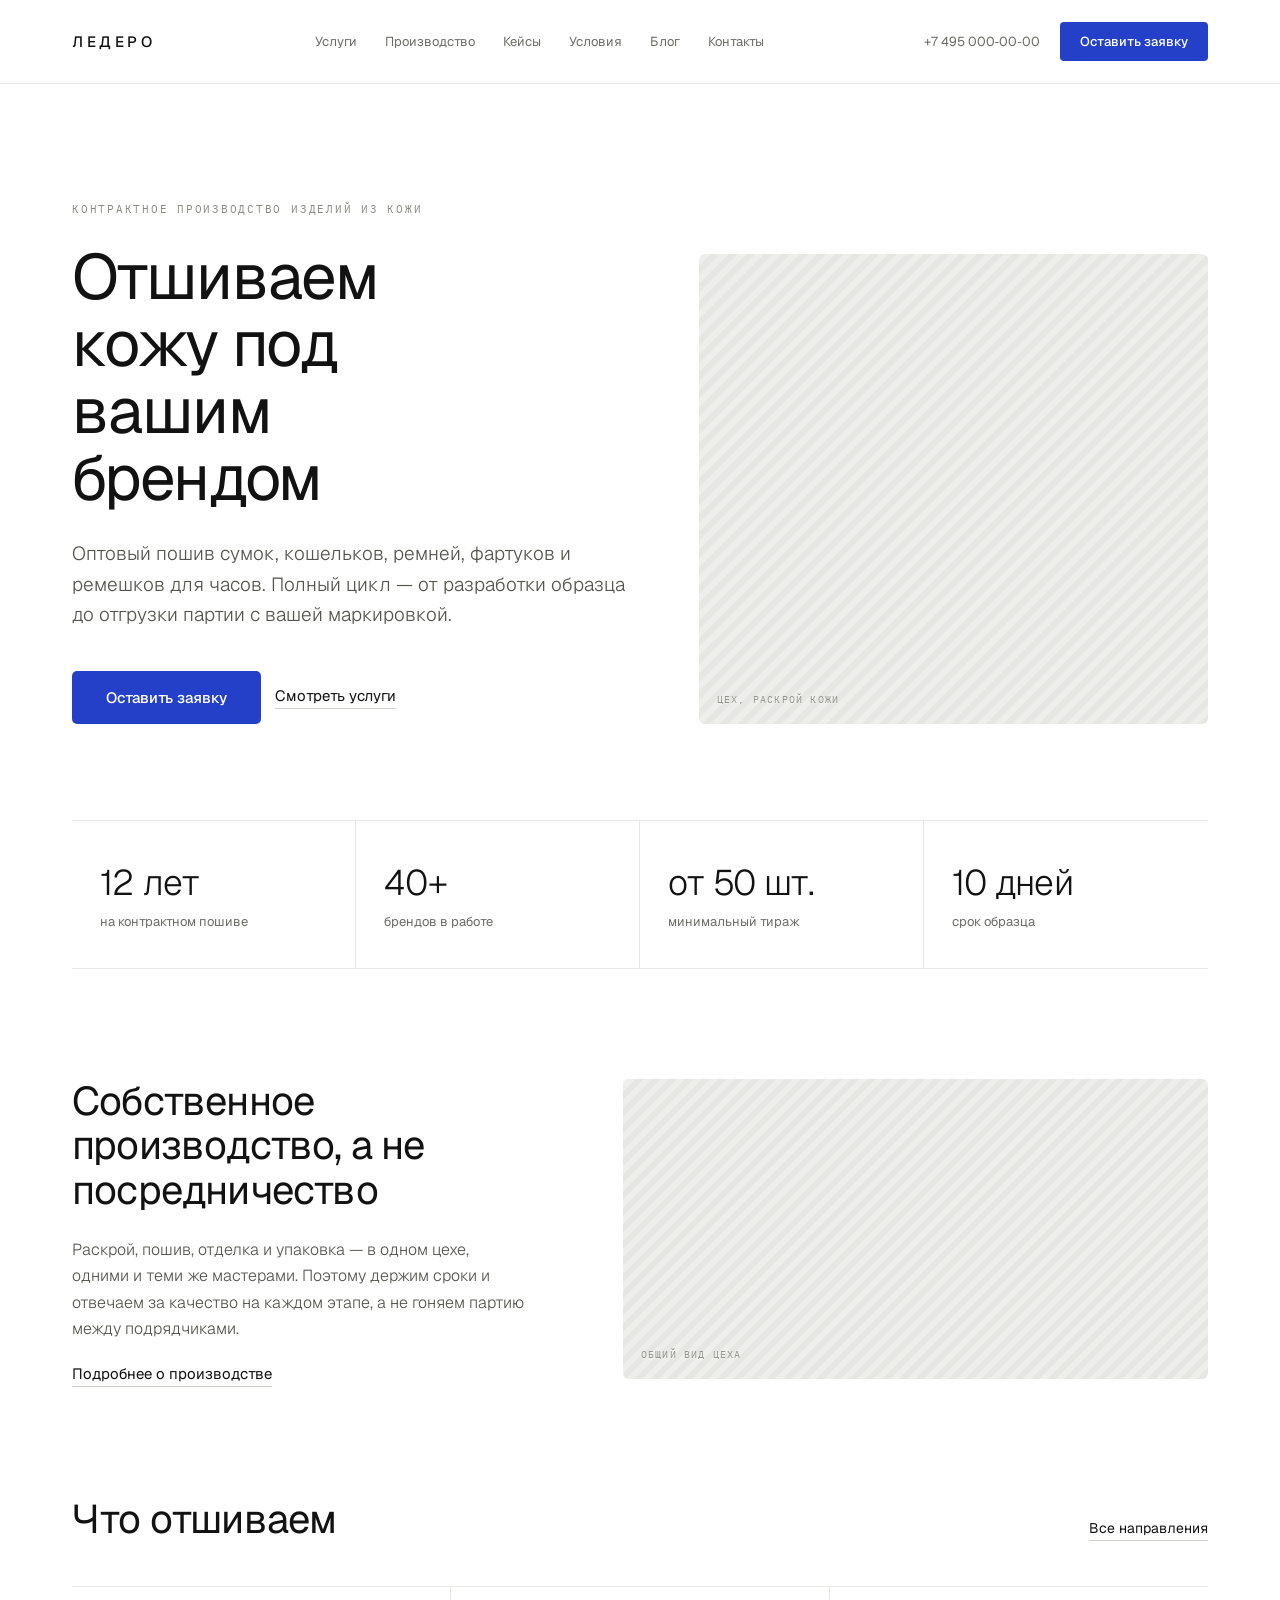
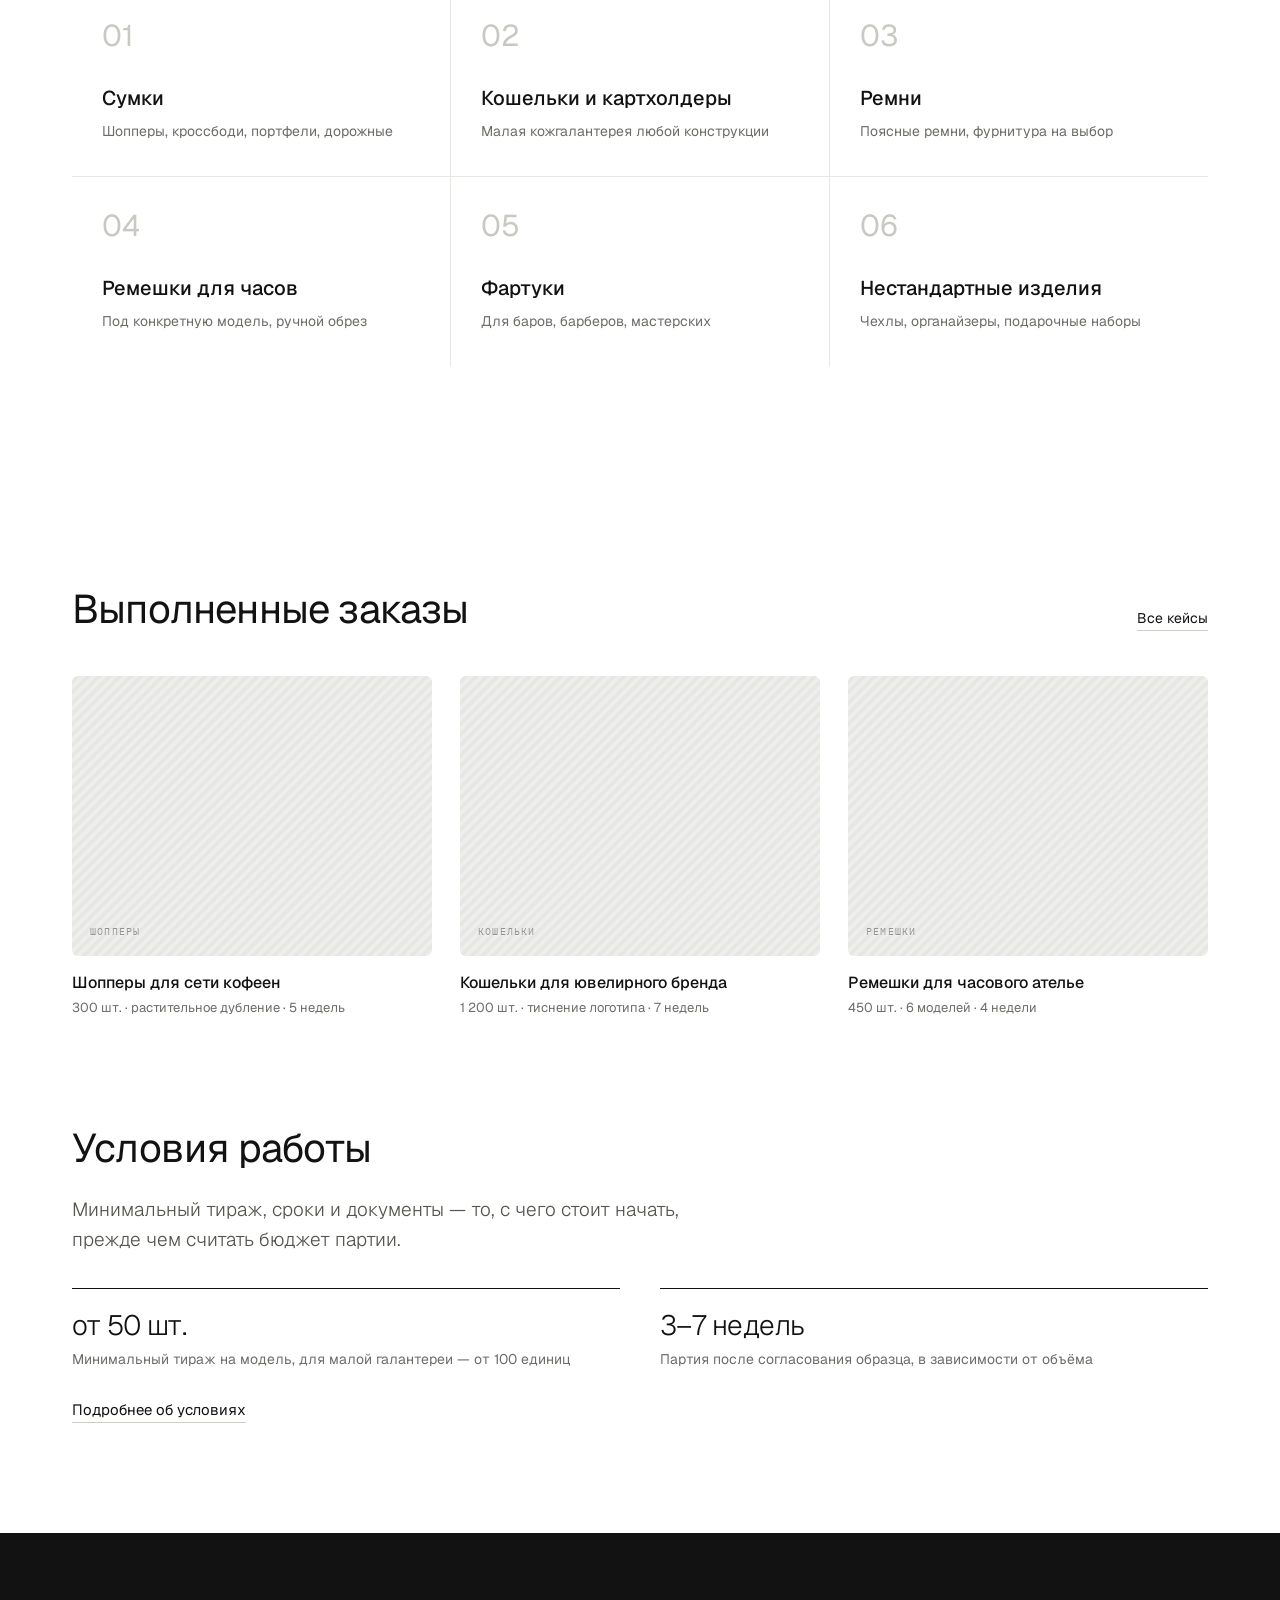
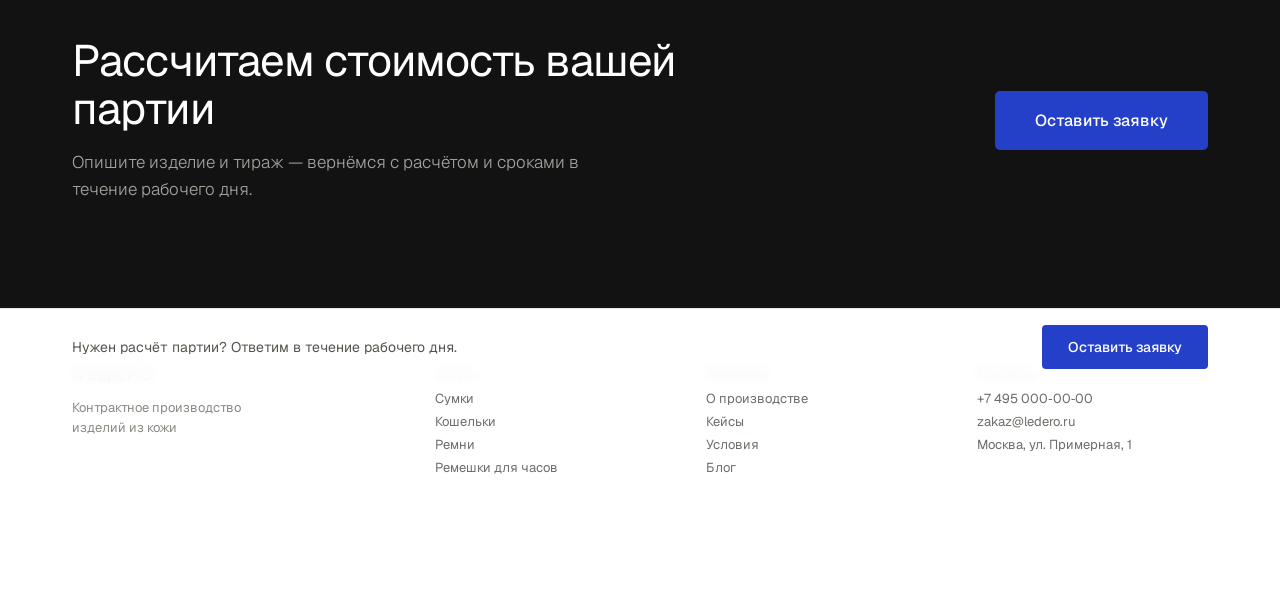
<file: index.html>
<!DOCTYPE html>
<html lang="ru">
<head>
<meta charset="utf-8">
<meta name="viewport" content="width=device-width, initial-scale=1">
<title>ЛЕДЕРО — контрактное производство изделий из кожи</title>
<meta name="description" content="Оптовый пошив сумок, кошельков, ремней, фартуков и ремешков для часов под вашим брендом. Тираж от 50 шт., образец за 10 дней, полный цикл в одном цехе.">
<meta name="robots" content="index, follow">
<link rel="stylesheet" href="css/styles.css">
</head>
<body>

<header class="site-header">
<a href="index.html" class="site-header__brand">ЛЕДЕРО</a>
<button type="button" class="nav-toggle" data-nav-toggle aria-label="Открыть меню" aria-expanded="false" aria-controls="site-nav"><span></span><span></span><span></span></button>
<nav class="site-header__nav" id="site-nav" data-nav aria-label="Основная навигация">
<a href="service.html">Услуги</a><a href="production.html">Производство</a><a href="cases.html">Кейсы</a><a href="terms.html">Условия</a><a href="blog.html">Блог</a><a href="contacts.html">Контакты</a>
</nav>
<div class="site-header__aside">
<a href="tel:+74950000000" class="site-header__phone">+7&nbsp;495&nbsp;000&#8209;00&#8209;00</a>
<button type="button" class="btn btn-sm" data-open-modal data-src="Шапка сайта">Оставить заявку</button>
</div>
</header>

<main>

<section class="home-hero" aria-labelledby="home-h1">
<div>
<p class="eyebrow">Контрактное производство изделий из кожи</p>
<h1 class="h1" id="home-h1">Отшиваем кожу под вашим брендом</h1>
<p class="lede">Оптовый пошив сумок, кошельков, ремней, фартуков и ремешков для часов. Полный цикл — от разработки образца до отгрузки партии с вашей маркировкой.</p>
<div class="home-hero__actions">
<button type="button" class="btn btn-lg" data-open-modal data-src="Хиро-секция">Оставить заявку</button>
<a href="service.html" class="link-underline">Смотреть услуги</a>
</div>
</div>
<figure class="photo-frame home-hero__photo">
<img class="photo-frame__img" src="img/placeholder.svg" width="800" height="600" alt="Раскрой кожи в производственном цехе ЛЕДЕРО" loading="eager" fetchpriority="high">
<figcaption class="photo-frame__caption">Цех, раскрой кожи</figcaption>
</figure>
</section>

<div class="stats">
<div class="stats__item"><p class="stats__num">12 лет</p><p class="stats__label">на контрактном пошиве</p></div>
<div class="stats__item"><p class="stats__num">40+</p><p class="stats__label">брендов в работе</p></div>
<div class="stats__item"><p class="stats__num">от 50 шт.</p><p class="stats__label">минимальный тираж</p></div>
<div class="stats__item"><p class="stats__num">10 дней</p><p class="stats__label">срок образца</p></div>
</div>

<section class="home-production" aria-labelledby="home-production-h2">
<div class="home-production__col">
<h2 class="h2" id="home-production-h2">Собственное производство, а не посредничество</h2>
<p>Раскрой, пошив, отделка и упаковка — в одном цехе, одними и теми же мастерами. Поэтому держим сроки и отвечаем за качество на каждом этапе, а не гоняем партию между подрядчиками.</p>
<p><a href="production.html" class="link-underline">Подробнее о производстве</a></p>
</div>
<figure class="photo-frame home-production__photo">
<img class="photo-frame__img" src="img/placeholder.svg" width="800" height="600" alt="Общий вид производственного цеха ЛЕДЕРО" loading="lazy">
<figcaption class="photo-frame__caption">Общий вид цеха</figcaption>
</figure>
</section>

<section class="home-services" aria-labelledby="home-services-h2">
<div class="home-services__head">
<h2 class="h2" id="home-services-h2">Что отшиваем</h2>
<a href="service.html" class="link-underline link-underline--14">Все направления</a>
</div>
<ul class="grid-divider">
<li class="grid-divider__item"><p class="grid-divider__num">01</p><p class="grid-divider__title"><a href="service.html">Сумки</a></p><p class="grid-divider__desc">Шопперы, кроссбоди, портфели, дорожные</p></li>
<li class="grid-divider__item"><p class="grid-divider__num">02</p><p class="grid-divider__title"><a href="service.html">Кошельки и картхолдеры</a></p><p class="grid-divider__desc">Малая кожгалантерея любой конструкции</p></li>
<li class="grid-divider__item"><p class="grid-divider__num">03</p><p class="grid-divider__title"><a href="service.html">Ремни</a></p><p class="grid-divider__desc">Поясные ремни, фурнитура на выбор</p></li>
<li class="grid-divider__item"><p class="grid-divider__num">04</p><p class="grid-divider__title"><a href="service.html">Ремешки для часов</a></p><p class="grid-divider__desc">Под конкретную модель, ручной обрез</p></li>
<li class="grid-divider__item"><p class="grid-divider__num">05</p><p class="grid-divider__title"><a href="service.html">Фартуки</a></p><p class="grid-divider__desc">Для баров, барберов, мастерских</p></li>
<li class="grid-divider__item"><p class="grid-divider__num">06</p><p class="grid-divider__title"><a href="service.html">Нестандартные изделия</a></p><p class="grid-divider__desc">Чехлы, органайзеры, подарочные наборы</p></li>
</ul>
</section>

<section class="home-cases" aria-labelledby="home-cases-h2">
<div class="home-cases__head">
<h2 class="h2" id="home-cases-h2">Выполненные заказы</h2>
<a href="cases.html" class="link-underline link-underline--14">Все кейсы</a>
</div>
<ul class="grid-cards">
<li>
<figure class="photo-frame home-cases__photo">
<img class="photo-frame__img" src="img/placeholder.svg" width="800" height="600" alt="Пошитые шопперы для сети кофеен" loading="lazy">
<figcaption class="photo-frame__caption">Шопперы</figcaption>
</figure>
<p class="card__title">Шопперы для сети кофеен</p>
<p class="card__meta">300 шт. · растительное дубление · 5 недель</p>
</li>
<li>
<figure class="photo-frame home-cases__photo">
<img class="photo-frame__img" src="img/placeholder.svg" width="800" height="600" alt="Кошельки для ювелирного бренда" loading="lazy">
<figcaption class="photo-frame__caption">Кошельки</figcaption>
</figure>
<p class="card__title">Кошельки для ювелирного бренда</p>
<p class="card__meta">1 200 шт. · тиснение логотипа · 7 недель</p>
</li>
<li>
<figure class="photo-frame home-cases__photo">
<img class="photo-frame__img" src="img/placeholder.svg" width="800" height="600" alt="Ремешки для часового ателье" loading="lazy">
<figcaption class="photo-frame__caption">Ремешки</figcaption>
</figure>
<p class="card__title">Ремешки для часового ателье</p>
<p class="card__meta">450 шт. · 6 моделей · 4 недели</p>
</li>
</ul>
</section>

<section class="home-terms" aria-labelledby="home-terms-h2">
<h2 class="h2" id="home-terms-h2">Условия работы</h2>
<p class="lede">Минимальный тираж, сроки и документы — то, с чего стоит начать, прежде чем считать бюджет партии.</p>
<div class="home-terms__row">
<div class="home-terms__fact"><p class="home-terms__fact-num">от 50 шт.</p><p class="home-terms__fact-label">Минимальный тираж на модель, для малой галантереи — от 100 единиц</p></div>
<div class="home-terms__fact"><p class="home-terms__fact-num">3–7 недель</p><p class="home-terms__fact-label">Партия после согласования образца, в зависимости от объёма</p></div>
</div>
<p class="home-terms__more"><a href="terms.html" class="link-underline">Подробнее об условиях</a></p>
</section>

<section class="cta-band" aria-labelledby="home-cta-h2">
<div>
<h2 class="cta-band__title" id="home-cta-h2">Рассчитаем стоимость вашей партии</h2>
<p class="cta-band__text">Опишите изделие и тираж — вернёмся с расчётом и сроками в течение рабочего дня.</p>
</div>
<button type="button" class="btn btn-cta" data-open-modal data-src="Финальный CTA">Оставить заявку</button>
</section>

</main>

<footer>
<div class="site-footer">
<div>
<p class="site-footer__brand-name">ЛЕДЕРО</p>
<p class="site-footer__brand-desc">Контрактное производство<br>изделий из кожи</p>
</div>
<nav class="site-footer__col" aria-label="Услуги">
<p class="site-footer__col-title">Услуги</p>
<ul class="site-footer__list">
<li><a href="service.html">Сумки</a></li>
<li><a href="service.html">Кошельки</a></li>
<li><a href="service.html">Ремни</a></li>
<li><a href="service.html">Ремешки для часов</a></li>
</ul>
</nav>
<nav class="site-footer__col" aria-label="Компания">
<p class="site-footer__col-title">Компания</p>
<ul class="site-footer__list">
<li><a href="production.html">О производстве</a></li>
<li><a href="cases.html">Кейсы</a></li>
<li><a href="terms.html">Условия</a></li>
<li><a href="blog.html">Блог</a></li>
</ul>
</nav>
<div class="site-footer__col">
<p class="site-footer__col-title">Контакты</p>
<ul class="site-footer__list">
<li><a href="tel:+74950000000">+7&nbsp;495&nbsp;000&#8209;00&#8209;00</a></li>
<li><a href="mailto:zakaz@ledero.ru">zakaz@ledero.ru</a></li>
<li>Москва, ул. Примерная, 1</li>
</ul>
</div>
</div>
<div class="sticky-cta">
<p class="sticky-cta__text">Нужен расчёт партии? Ответим в течение рабочего дня.</p>
<button type="button" class="btn btn-sticky" data-open-modal data-src="Плавающая панель">Оставить заявку</button>
</div>
</footer>

<div class="modal-overlay" data-modal-overlay data-close-modal></div>
<div class="modal" data-modal role="dialog" aria-modal="true" aria-labelledby="modal-title">
<div class="modal__box">
<div class="modal__head">
<h2 class="modal__title" id="modal-title">Оставить заявку</h2>
<button type="button" class="modal__close" data-close-modal aria-label="Закрыть">×</button>
</div>
<p class="modal__desc">Подберём материалы и рассчитаем стоимость партии.</p>
<form data-modal-form>
<input type="hidden" data-modal-source name="source">
<div class="modal__grid">
<label><span class="visually-hidden">Имя</span><input type="text" placeholder="Имя" name="name" autocomplete="name"></label>
<label><span class="visually-hidden">Компания или бренд</span><input type="text" placeholder="Компания или бренд" name="company" autocomplete="organization"></label>
<label><span class="visually-hidden">Телефон или email</span><input type="text" placeholder="Телефон или email" name="contact" autocomplete="tel"></label>
<label><span class="visually-hidden">Тираж, шт.</span><input type="text" placeholder="Тираж, шт." name="qty" inputmode="numeric"></label>
</div>
<label><span class="visually-hidden">Что нужно отшить</span><textarea placeholder="Что нужно отшить" rows="3" name="message"></textarea></label>
<button type="submit" class="btn btn-block">Отправить заявку</button>
<p class="modal__disclaimer">Нажимая кнопку, вы соглашаетесь с политикой обработки персональных данных.</p>
</form>
</div>
</div>

<script type="module" src="js/main.js"></script>
</body>
</html>
</file>
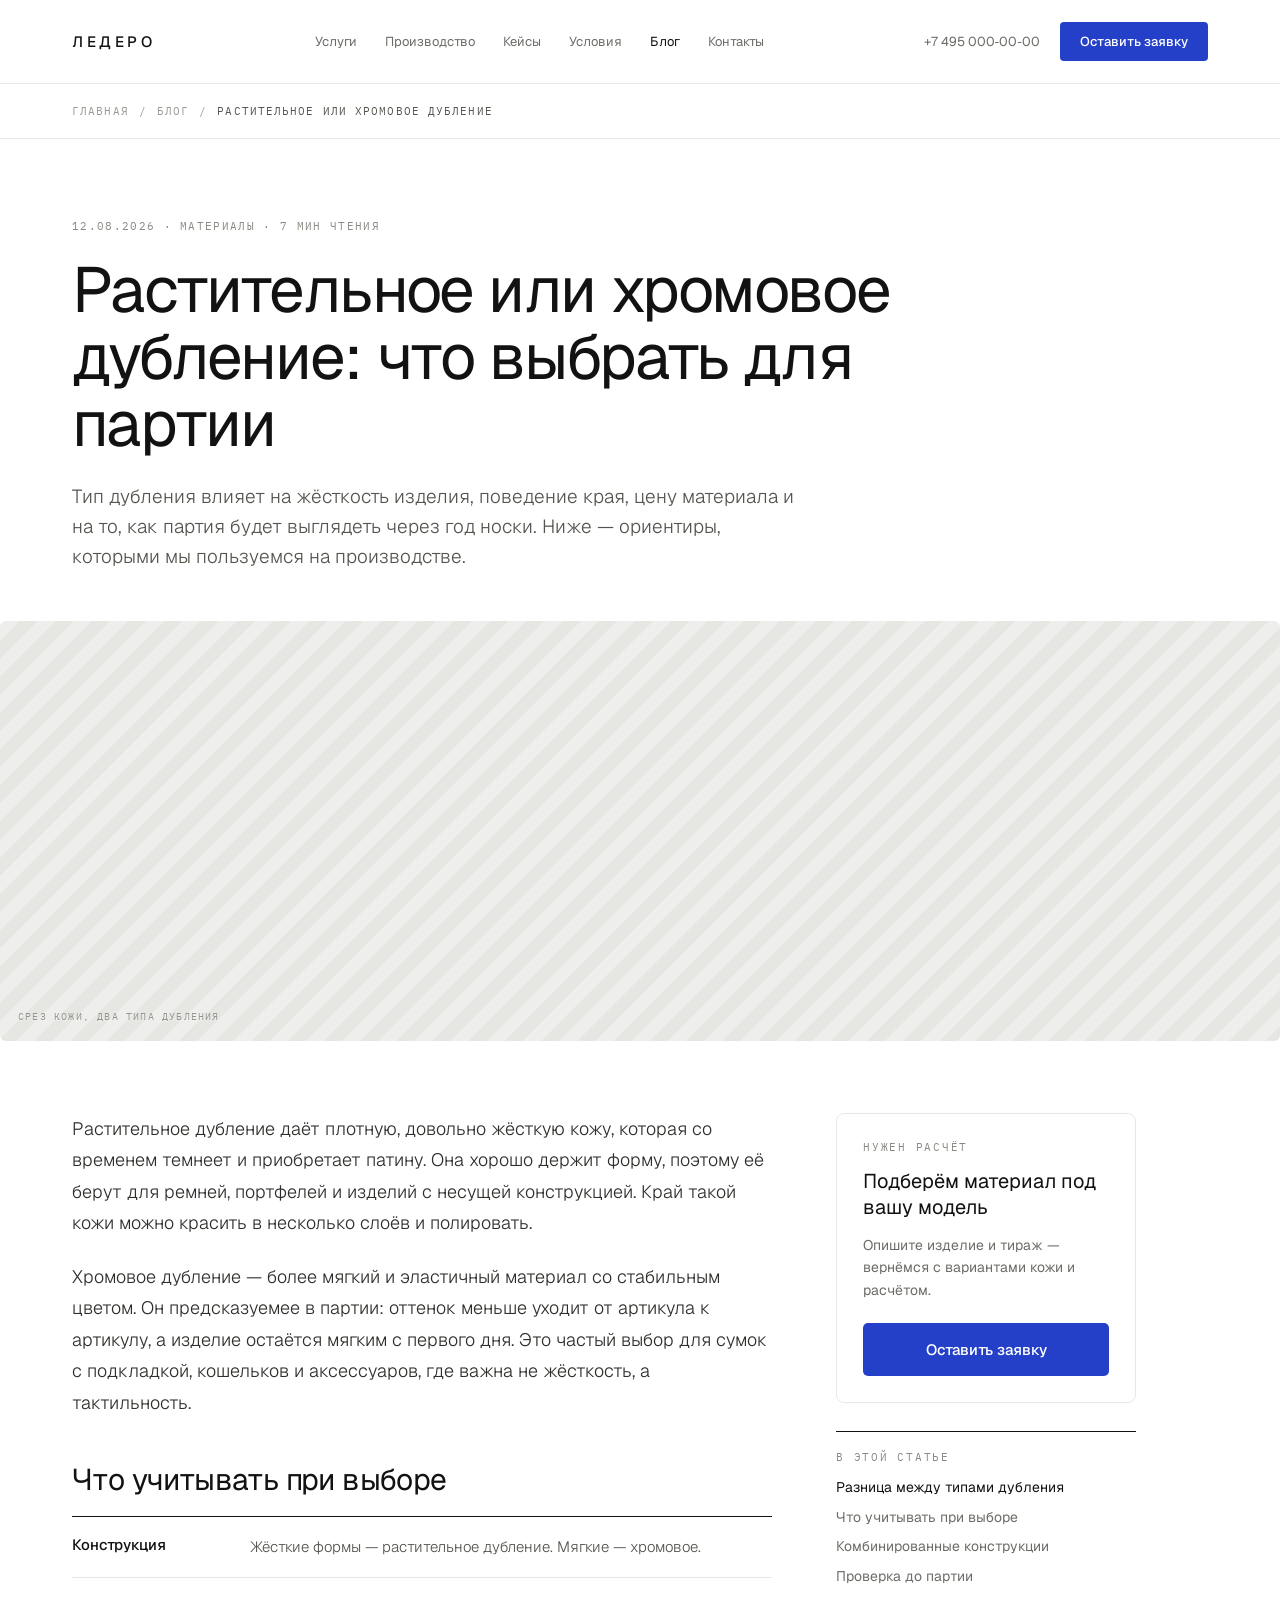
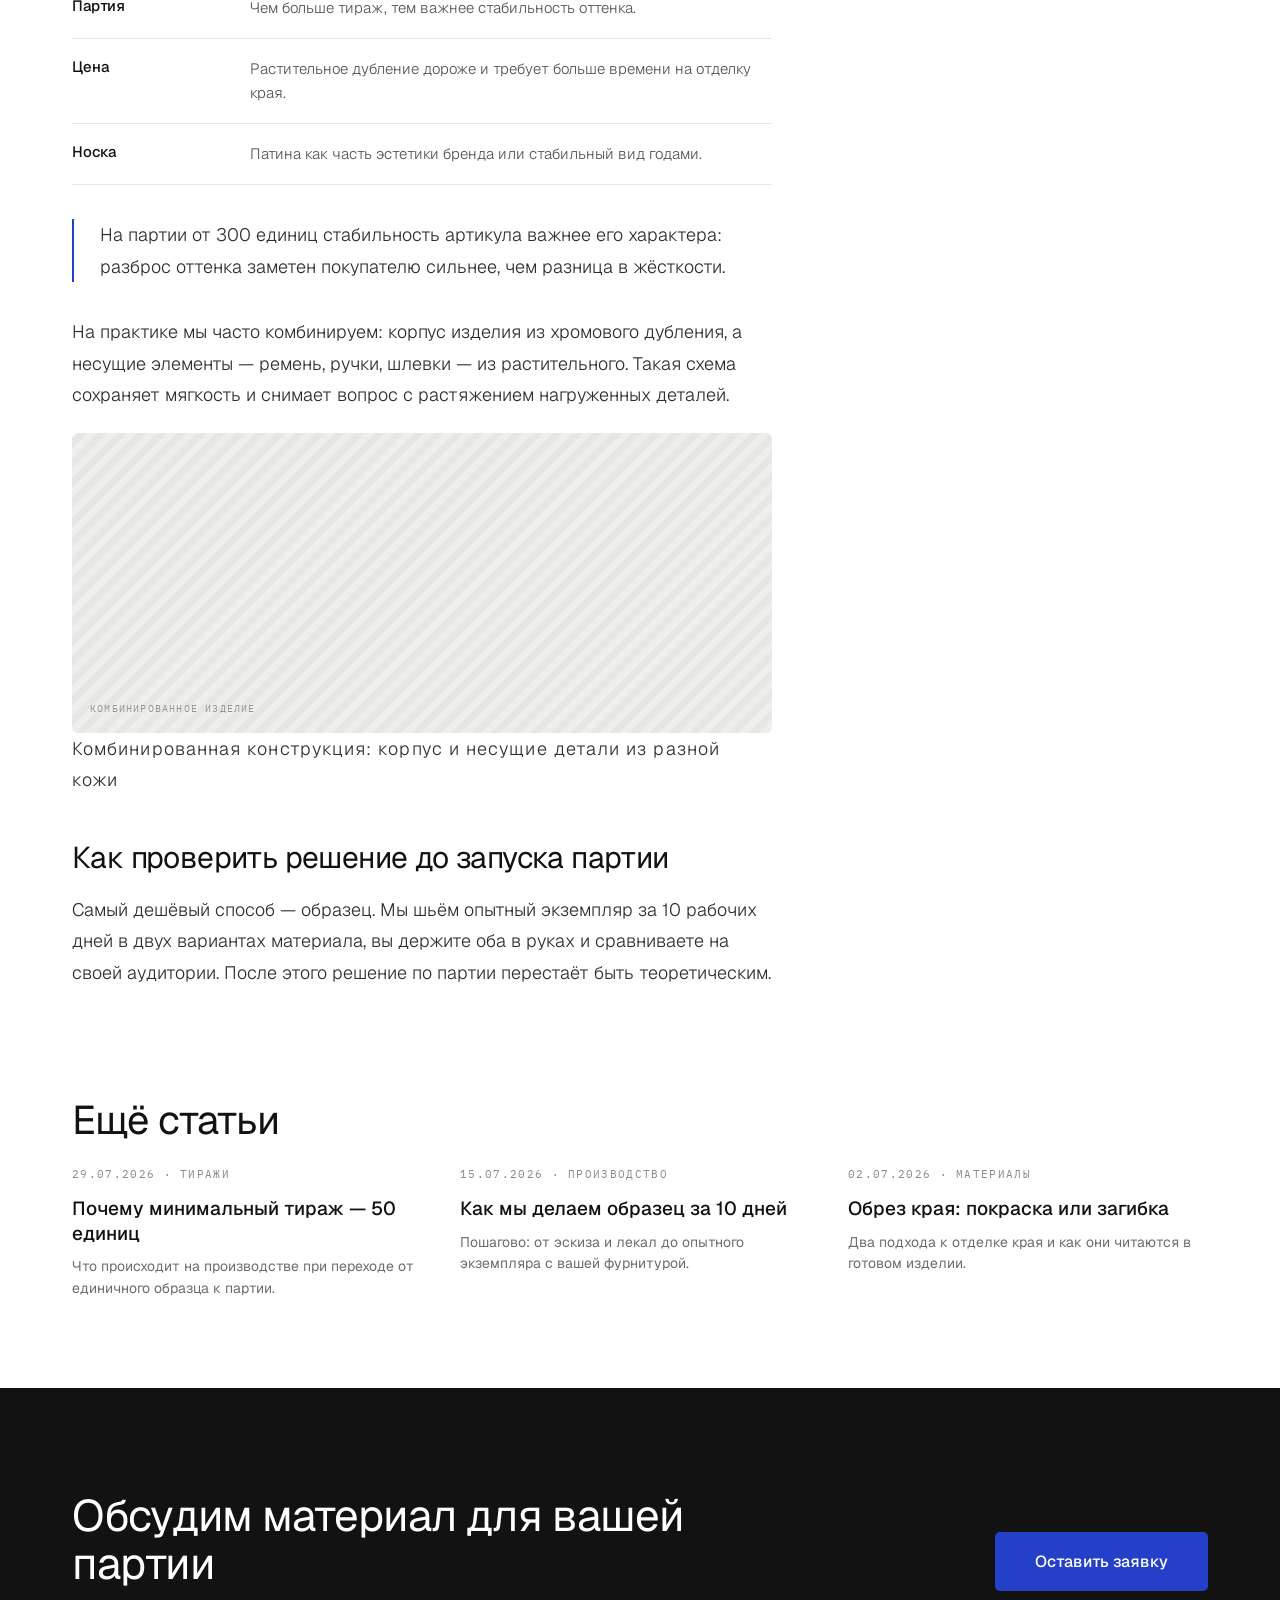
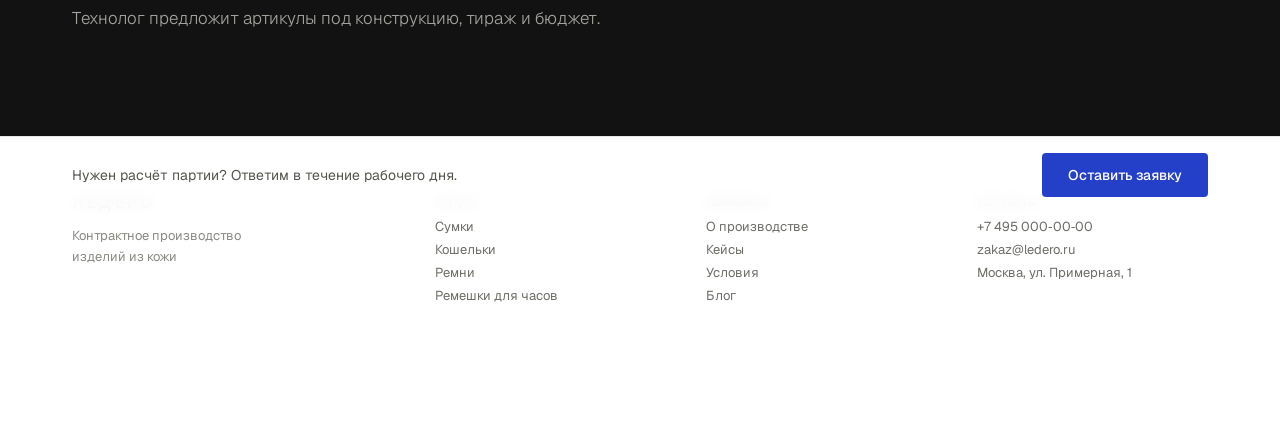
<file: article.html>
<!DOCTYPE html>
<html lang="ru">
<head>
<meta charset="utf-8">
<meta name="viewport" content="width=device-width, initial-scale=1">
<title>Растительное или хромовое дубление: что выбрать для партии — ЛЕДЕРО</title>
<meta name="description" content="Тип дубления влияет на жёсткость изделия, поведение края, цену материала и вид партии через год носки. Практические ориентиры для выбора.">
<meta name="robots" content="index, follow">
<link rel="stylesheet" href="css/styles.css">
</head>
<body>

<header class="site-header">
<a href="index.html" class="site-header__brand">ЛЕДЕРО</a>
<button type="button" class="nav-toggle" data-nav-toggle aria-label="Открыть меню" aria-expanded="false" aria-controls="site-nav"><span></span><span></span><span></span></button>
<nav class="site-header__nav" id="site-nav" data-nav aria-label="Основная навигация">
<a href="service.html">Услуги</a><a href="production.html">Производство</a><a href="cases.html">Кейсы</a><a href="terms.html">Условия</a><a href="blog.html" class="is-active">Блог</a><a href="contacts.html">Контакты</a>
</nav>
<div class="site-header__aside">
<a href="tel:+74950000000" class="site-header__phone">+7&nbsp;495&nbsp;000&#8209;00&#8209;00</a>
<button type="button" class="btn btn-sm" data-open-modal data-src="Шапка сайта">Оставить заявку</button>
</div>
</header>

<nav class="breadcrumb" aria-label="Хлебные крошки">
<ol class="breadcrumb__list">
<li><a href="index.html">Главная</a></li>
<li><a href="blog.html">Блог</a></li>
<li aria-current="page">Растительное или хромовое дубление</li>
</ol>
</nav>

<main>
<article>
<header class="article-head">
<p class="article-head__meta">12.08.2026 · МАТЕРИАЛЫ · 7 МИН ЧТЕНИЯ</p>
<h1 class="h1">Растительное или хромовое дубление: что выбрать для партии</h1>
<p class="lede">Тип дубления влияет на жёсткость изделия, поведение края, цену материала и на то, как партия будет выглядеть через год носки. Ниже — ориентиры, которыми мы пользуемся на производстве.</p>
</header>

<figure class="photo-frame article-photo__frame">
<img class="photo-frame__img" src="img/placeholder.svg" width="800" height="600" alt="Срез кожи: растительное и хромовое дубление" loading="eager" fetchpriority="high">
<figcaption class="photo-frame__caption">Срез кожи, два типа дубления</figcaption>
</figure>

<div class="article-body-wrap">
<div class="article-copy">
<p>Растительное дубление даёт плотную, довольно жёсткую кожу, которая со временем темнеет и приобретает патину. Она хорошо держит форму, поэтому её берут для ремней, портфелей и изделий с несущей конструкцией. Край такой кожи можно красить в несколько слоёв и полировать.</p>
<p>Хромовое дубление — более мягкий и эластичный материал со стабильным цветом. Он предсказуемее в партии: оттенок меньше уходит от артикула к артикулу, а изделие остаётся мягким с первого дня. Это частый выбор для сумок с подкладкой, кошельков и аксессуаров, где важна не жёсткость, а тактильность.</p>
<h2 id="vybor">Что учитывать при выборе</h2>
<dl class="kv">
<div class="kv-row"><dt class="kv-term">Конструкция</dt><dd class="kv-desc">Жёсткие формы — растительное дубление. Мягкие — хромовое.</dd></div>
<div class="kv-row"><dt class="kv-term">Партия</dt><dd class="kv-desc">Чем больше тираж, тем важнее стабильность оттенка.</dd></div>
<div class="kv-row"><dt class="kv-term">Цена</dt><dd class="kv-desc">Растительное дубление дороже и требует больше времени на отделку края.</dd></div>
<div class="kv-row"><dt class="kv-term">Носка</dt><dd class="kv-desc">Патина как часть эстетики бренда или стабильный вид годами.</dd></div>
</dl>
<blockquote class="article-quote">
<p>На партии от 300 единиц стабильность артикула важнее его характера: разброс оттенка заметен покупателю сильнее, чем разница в жёсткости.</p>
</blockquote>
<p id="kombo">На практике мы часто комбинируем: корпус изделия из хромового дубления, а несущие элементы — ремень, ручки, шлевки — из растительного. Такая схема сохраняет мягкость и снимает вопрос с растяжением нагруженных деталей.</p>
<figure class="photo-frame article-copy__photo">
<img class="photo-frame__img" src="img/placeholder.svg" width="800" height="600" alt="Изделие из комбинированной кожи: корпус и несущие детали разного дубления" loading="lazy">
<figcaption class="photo-frame__caption">Комбинированное изделие</figcaption>
</figure>
<p class="article-figure-caption">Комбинированная конструкция: корпус и несущие детали из разной кожи</p>
<h2 id="proverka">Как проверить решение до запуска партии</h2>
<p>Самый дешёвый способ — образец. Мы шьём опытный экземпляр за 10 рабочих дней в двух вариантах материала, вы держите оба в руках и сравниваете на своей аудитории. После этого решение по партии перестаёт быть теоретическим.</p>
</div>

<aside class="article-sidebar" aria-label="Дополнительно">
<div class="article-sidebar__inner">
<div class="article-sidebar__card">
<p class="article-sidebar__eyebrow">Нужен расчёт</p>
<p class="article-sidebar__title">Подберём материал под вашу модель</p>
<p class="article-sidebar__text">Опишите изделие и тираж — вернёмся с вариантами кожи и расчётом.</p>
<button type="button" class="btn btn-lg btn--full" data-open-modal data-src="Статья · врезка в тексте">Оставить заявку</button>
</div>
<nav class="article-toc" aria-label="Содержание статьи">
<p class="article-sidebar__eyebrow">В этой статье</p>
<ol class="article-toc__list">
<li class="is-current">Разница между типами дубления</li>
<li><a href="#vybor">Что учитывать при выборе</a></li>
<li><a href="#kombo">Комбинированные конструкции</a></li>
<li><a href="#proverka">Проверка до партии</a></li>
</ol>
</nav>
</div>
</aside>
</div>
</article>

<section class="article-more" aria-labelledby="article-more-h2">
<h2 class="h2" id="article-more-h2">Ещё статьи</h2>
<ul class="article-more__grid">
<li><p class="article-more__meta">29.07.2026 · ТИРАЖИ</p><p class="article-more__title"><a href="article.html">Почему минимальный тираж — 50 единиц</a></p><p class="article-more__desc">Что происходит на производстве при переходе от единичного образца к партии.</p></li>
<li><p class="article-more__meta">15.07.2026 · ПРОИЗВОДСТВО</p><p class="article-more__title"><a href="article.html">Как мы делаем образец за 10 дней</a></p><p class="article-more__desc">Пошагово: от эскиза и лекал до опытного экземпляра с вашей фурнитурой.</p></li>
<li><p class="article-more__meta">02.07.2026 · МАТЕРИАЛЫ</p><p class="article-more__title"><a href="article.html">Обрез края: покраска или загибка</a></p><p class="article-more__desc">Два подхода к отделке края и как они читаются в готовом изделии.</p></li>
</ul>
</section>

<div class="article-cta-wrap">
<section class="cta-band" aria-labelledby="article-cta-h2">
<div>
<h2 class="cta-band__title" id="article-cta-h2">Обсудим материал для вашей партии</h2>
<p class="cta-band__text">Технолог предложит артикулы под конструкцию, тираж и бюджет.</p>
</div>
<button type="button" class="btn btn-cta" data-open-modal data-src="Статья · финальный CTA">Оставить заявку</button>
</section>
</div>
</main>

<footer>
<div class="site-footer">
<div>
<p class="site-footer__brand-name">ЛЕДЕРО</p>
<p class="site-footer__brand-desc">Контрактное производство<br>изделий из кожи</p>
</div>
<nav class="site-footer__col" aria-label="Услуги">
<p class="site-footer__col-title">Услуги</p>
<ul class="site-footer__list">
<li><a href="service.html">Сумки</a></li>
<li><a href="service.html">Кошельки</a></li>
<li><a href="service.html">Ремни</a></li>
<li><a href="service.html">Ремешки для часов</a></li>
</ul>
</nav>
<nav class="site-footer__col" aria-label="Компания">
<p class="site-footer__col-title">Компания</p>
<ul class="site-footer__list">
<li><a href="production.html">О производстве</a></li>
<li><a href="cases.html">Кейсы</a></li>
<li><a href="terms.html">Условия</a></li>
<li><a href="blog.html">Блог</a></li>
</ul>
</nav>
<div class="site-footer__col">
<p class="site-footer__col-title">Контакты</p>
<ul class="site-footer__list">
<li><a href="tel:+74950000000">+7&nbsp;495&nbsp;000&#8209;00&#8209;00</a></li>
<li><a href="mailto:zakaz@ledero.ru">zakaz@ledero.ru</a></li>
<li>Москва, ул. Примерная, 1</li>
</ul>
</div>
</div>
<div class="sticky-cta">
<p class="sticky-cta__text">Нужен расчёт партии? Ответим в течение рабочего дня.</p>
<button type="button" class="btn btn-sticky" data-open-modal data-src="Плавающая панель">Оставить заявку</button>
</div>
</footer>

<div class="modal-overlay" data-modal-overlay data-close-modal></div>
<div class="modal" data-modal role="dialog" aria-modal="true" aria-labelledby="modal-title">
<div class="modal__box">
<div class="modal__head">
<h2 class="modal__title" id="modal-title">Оставить заявку</h2>
<button type="button" class="modal__close" data-close-modal aria-label="Закрыть">×</button>
</div>
<p class="modal__desc">Подберём материалы и рассчитаем стоимость партии.</p>
<form data-modal-form>
<input type="hidden" data-modal-source name="source">
<div class="modal__grid">
<label><span class="visually-hidden">Имя</span><input type="text" placeholder="Имя" name="name" autocomplete="name"></label>
<label><span class="visually-hidden">Компания или бренд</span><input type="text" placeholder="Компания или бренд" name="company" autocomplete="organization"></label>
<label><span class="visually-hidden">Телефон или email</span><input type="text" placeholder="Телефон или email" name="contact" autocomplete="tel"></label>
<label><span class="visually-hidden">Тираж, шт.</span><input type="text" placeholder="Тираж, шт." name="qty" inputmode="numeric"></label>
</div>
<label><span class="visually-hidden">Что нужно отшить</span><textarea placeholder="Что нужно отшить" rows="3" name="message"></textarea></label>
<button type="submit" class="btn btn-block">Отправить заявку</button>
<p class="modal__disclaimer">Нажимая кнопку, вы соглашаетесь с политикой обработки персональных данных.</p>
</form>
</div>
</div>

<script type="module" src="js/main.js"></script>
</body>
</html>
</file>
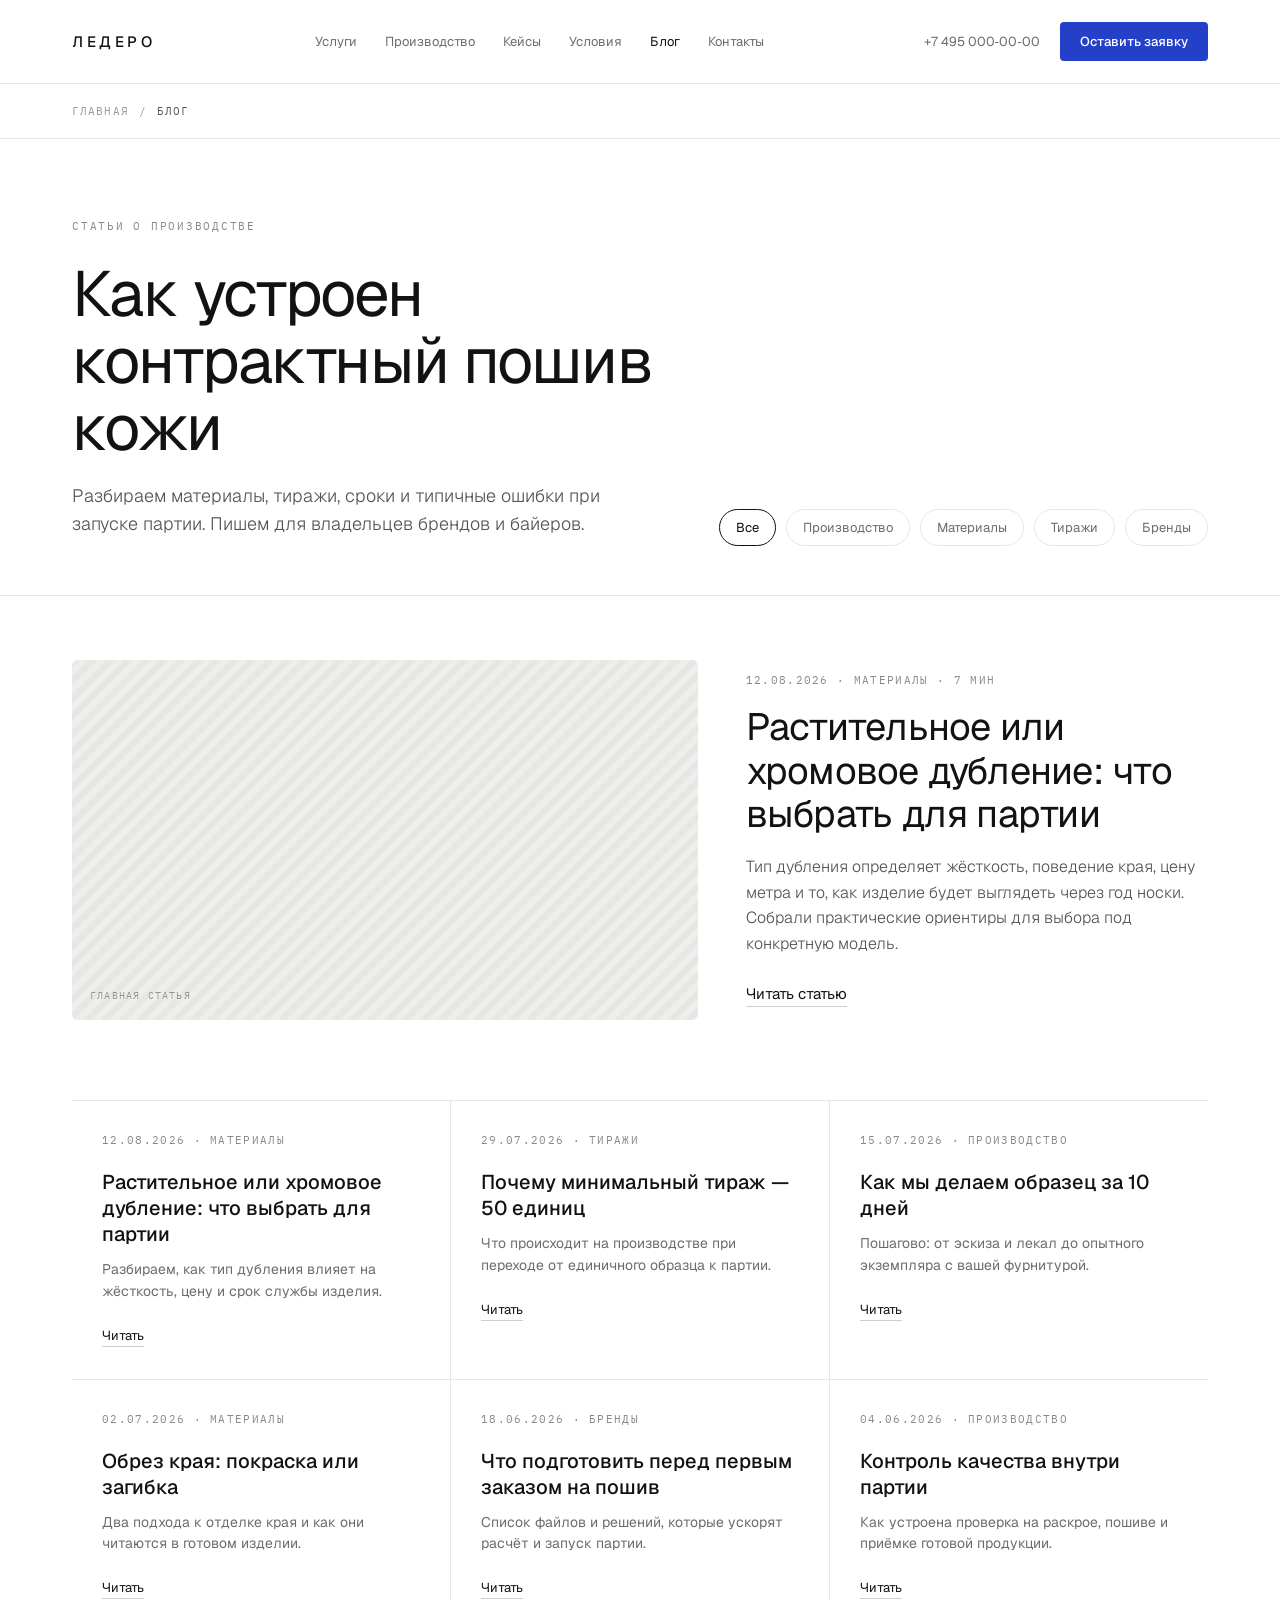
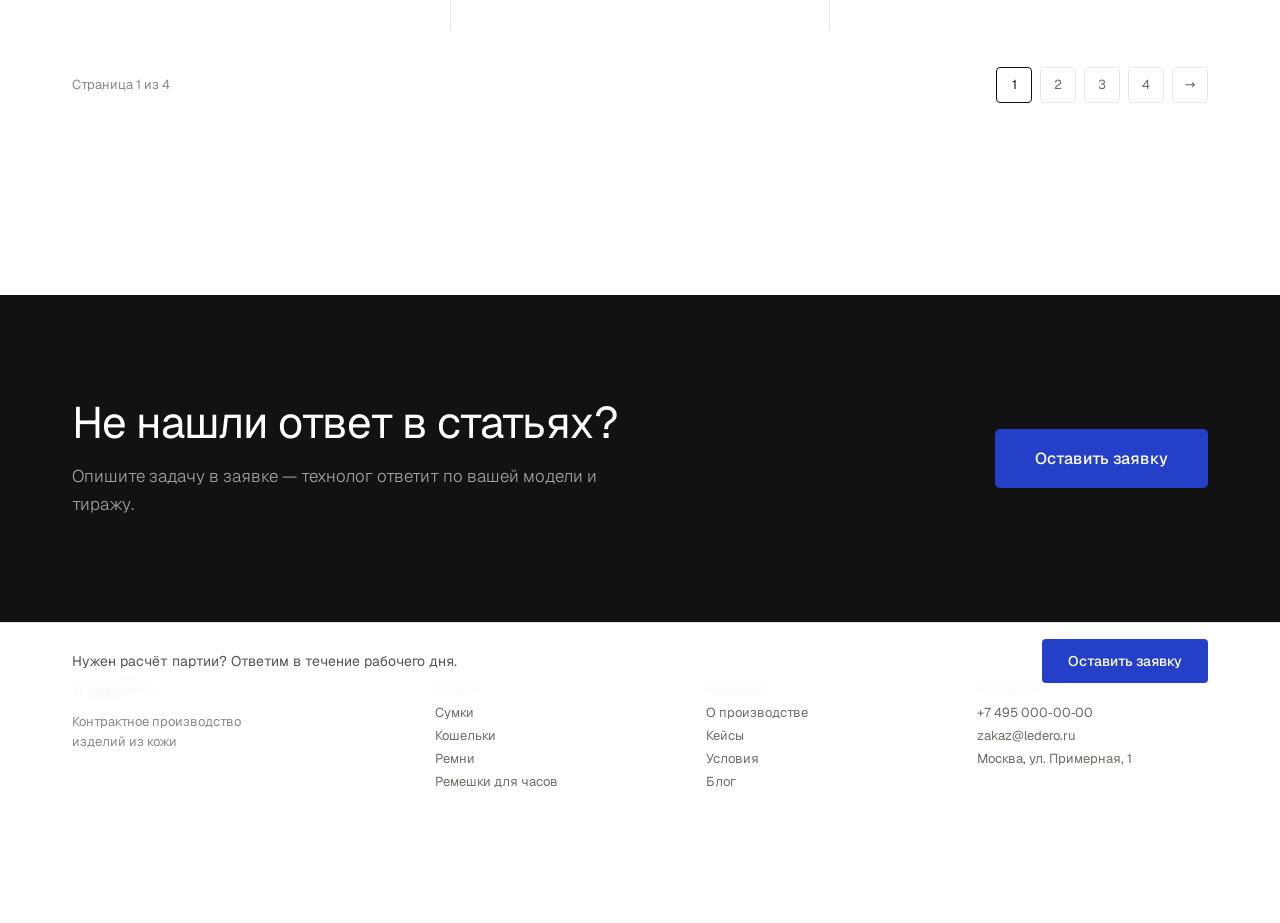
<file: blog.html>
<!DOCTYPE html>
<html lang="ru">
<head>
<meta charset="utf-8">
<meta name="viewport" content="width=device-width, initial-scale=1">
<title>Блог — ЛЕДЕРО</title>
<meta name="description" content="Материалы, тиражи, сроки и типичные ошибки при запуске партии — статьи о контрактном пошиве кожи для владельцев брендов и байеров.">
<meta name="robots" content="index, follow">
<link rel="stylesheet" href="css/styles.css">
</head>
<body>

<header class="site-header">
<a href="index.html" class="site-header__brand">ЛЕДЕРО</a>
<button type="button" class="nav-toggle" data-nav-toggle aria-label="Открыть меню" aria-expanded="false" aria-controls="site-nav"><span></span><span></span><span></span></button>
<nav class="site-header__nav" id="site-nav" data-nav aria-label="Основная навигация">
<a href="service.html">Услуги</a><a href="production.html">Производство</a><a href="cases.html">Кейсы</a><a href="terms.html">Условия</a><a href="blog.html" class="is-active">Блог</a><a href="contacts.html">Контакты</a>
</nav>
<div class="site-header__aside">
<a href="tel:+74950000000" class="site-header__phone">+7&nbsp;495&nbsp;000&#8209;00&#8209;00</a>
<button type="button" class="btn btn-sm" data-open-modal data-src="Шапка сайта">Оставить заявку</button>
</div>
</header>

<nav class="breadcrumb" aria-label="Хлебные крошки">
<ol class="breadcrumb__list">
<li><a href="index.html">Главная</a></li>
<li aria-current="page">Блог</li>
</ol>
</nav>

<main>

<section class="blog-hero" aria-labelledby="blog-h1">
<div>
<p class="eyebrow">Статьи о производстве</p>
<h1 class="h1" id="blog-h1">Как устроен контрактный пошив кожи</h1>
<p class="lede">Разбираем материалы, тиражи, сроки и типичные ошибки при запуске партии. Пишем для владельцев брендов и байеров.</p>
</div>
<ul class="tag-pills" aria-label="Темы статей">
<li><span class="tag-pill is-active">Все</span></li>
<li><span class="tag-pill">Производство</span></li>
<li><span class="tag-pill">Материалы</span></li>
<li><span class="tag-pill">Тиражи</span></li>
<li><span class="tag-pill">Бренды</span></li>
</ul>
</section>

<article class="blog-featured">
<figure class="photo-frame blog-featured__photo">
<img class="photo-frame__img" src="img/placeholder.svg" width="800" height="600" alt="Срез кожи растительного и хромового дубления" loading="eager" fetchpriority="high">
<figcaption class="photo-frame__caption">Главная статья</figcaption>
</figure>
<div>
<p class="blog-featured__meta">12.08.2026 · МАТЕРИАЛЫ · 7 МИН</p>
<h2 class="blog-featured__title"><a href="article.html">Растительное или хромовое дубление: что выбрать для партии</a></h2>
<p class="lede">Тип дубления определяет жёсткость, поведение края, цену метра и то, как изделие будет выглядеть через год носки. Собрали практические ориентиры для выбора под конкретную модель.</p>
<a href="article.html" class="link-underline">Читать статью</a>
</div>
</article>

<div class="blog-list-wrap">
<section class="blog-list" aria-label="Статьи блога">
<ul class="blog-list__grid">
<li class="blog-list__item"><p class="blog-list__meta">12.08.2026 · МАТЕРИАЛЫ</p><p class="blog-list__title"><a href="article.html">Растительное или хромовое дубление: что выбрать для партии</a></p><p class="blog-list__desc">Разбираем, как тип дубления влияет на жёсткость, цену и срок службы изделия.</p><a href="article.html" class="link-underline link-underline--sm">Читать</a></li>
<li class="blog-list__item"><p class="blog-list__meta">29.07.2026 · ТИРАЖИ</p><p class="blog-list__title"><a href="article.html">Почему минимальный тираж — 50 единиц</a></p><p class="blog-list__desc">Что происходит на производстве при переходе от единичного образца к партии.</p><a href="article.html" class="link-underline link-underline--sm">Читать</a></li>
<li class="blog-list__item"><p class="blog-list__meta">15.07.2026 · ПРОИЗВОДСТВО</p><p class="blog-list__title"><a href="article.html">Как мы делаем образец за 10 дней</a></p><p class="blog-list__desc">Пошагово: от эскиза и лекал до опытного экземпляра с вашей фурнитурой.</p><a href="article.html" class="link-underline link-underline--sm">Читать</a></li>
<li class="blog-list__item"><p class="blog-list__meta">02.07.2026 · МАТЕРИАЛЫ</p><p class="blog-list__title"><a href="article.html">Обрез края: покраска или загибка</a></p><p class="blog-list__desc">Два подхода к отделке края и как они читаются в готовом изделии.</p><a href="article.html" class="link-underline link-underline--sm">Читать</a></li>
<li class="blog-list__item"><p class="blog-list__meta">18.06.2026 · БРЕНДЫ</p><p class="blog-list__title"><a href="article.html">Что подготовить перед первым заказом на пошив</a></p><p class="blog-list__desc">Список файлов и решений, которые ускорят расчёт и запуск партии.</p><a href="article.html" class="link-underline link-underline--sm">Читать</a></li>
<li class="blog-list__item"><p class="blog-list__meta">04.06.2026 · ПРОИЗВОДСТВО</p><p class="blog-list__title"><a href="article.html">Контроль качества внутри партии</a></p><p class="blog-list__desc">Как устроена проверка на раскрое, пошиве и приёмке готовой продукции.</p><a href="article.html" class="link-underline link-underline--sm">Читать</a></li>
</ul>
<nav class="pagination" aria-label="Страницы блога">
<p class="pagination__note">Страница 1 из 4</p>
<ul class="pagination__pages">
<li><span class="page-num is-active" aria-current="page">1</span></li>
<li><span class="page-num">2</span></li>
<li><span class="page-num">3</span></li>
<li><span class="page-num">4</span></li>
<li><span class="page-num">→</span></li>
</ul>
</nav>
</section>
</div>

<div class="blog-cta-wrap">
<section class="cta-band" aria-labelledby="blog-cta-h2">
<div>
<h2 class="cta-band__title" id="blog-cta-h2">Не нашли ответ в статьях?</h2>
<p class="cta-band__text">Опишите задачу в заявке — технолог ответит по вашей модели и тиражу.</p>
</div>
<button type="button" class="btn btn-cta" data-open-modal data-src="Блог · финальный CTA">Оставить заявку</button>
</section>
</div>

</main>

<footer>
<div class="site-footer">
<div>
<p class="site-footer__brand-name">ЛЕДЕРО</p>
<p class="site-footer__brand-desc">Контрактное производство<br>изделий из кожи</p>
</div>
<nav class="site-footer__col" aria-label="Услуги">
<p class="site-footer__col-title">Услуги</p>
<ul class="site-footer__list">
<li><a href="service.html">Сумки</a></li>
<li><a href="service.html">Кошельки</a></li>
<li><a href="service.html">Ремни</a></li>
<li><a href="service.html">Ремешки для часов</a></li>
</ul>
</nav>
<nav class="site-footer__col" aria-label="Компания">
<p class="site-footer__col-title">Компания</p>
<ul class="site-footer__list">
<li><a href="production.html">О производстве</a></li>
<li><a href="cases.html">Кейсы</a></li>
<li><a href="terms.html">Условия</a></li>
<li><a href="blog.html">Блог</a></li>
</ul>
</nav>
<div class="site-footer__col">
<p class="site-footer__col-title">Контакты</p>
<ul class="site-footer__list">
<li><a href="tel:+74950000000">+7&nbsp;495&nbsp;000&#8209;00&#8209;00</a></li>
<li><a href="mailto:zakaz@ledero.ru">zakaz@ledero.ru</a></li>
<li>Москва, ул. Примерная, 1</li>
</ul>
</div>
</div>
<div class="sticky-cta">
<p class="sticky-cta__text">Нужен расчёт партии? Ответим в течение рабочего дня.</p>
<button type="button" class="btn btn-sticky" data-open-modal data-src="Плавающая панель">Оставить заявку</button>
</div>
</footer>

<div class="modal-overlay" data-modal-overlay data-close-modal></div>
<div class="modal" data-modal role="dialog" aria-modal="true" aria-labelledby="modal-title">
<div class="modal__box">
<div class="modal__head">
<h2 class="modal__title" id="modal-title">Оставить заявку</h2>
<button type="button" class="modal__close" data-close-modal aria-label="Закрыть">×</button>
</div>
<p class="modal__desc">Подберём материалы и рассчитаем стоимость партии.</p>
<form data-modal-form>
<input type="hidden" data-modal-source name="source">
<div class="modal__grid">
<label><span class="visually-hidden">Имя</span><input type="text" placeholder="Имя" name="name" autocomplete="name"></label>
<label><span class="visually-hidden">Компания или бренд</span><input type="text" placeholder="Компания или бренд" name="company" autocomplete="organization"></label>
<label><span class="visually-hidden">Телефон или email</span><input type="text" placeholder="Телефон или email" name="contact" autocomplete="tel"></label>
<label><span class="visually-hidden">Тираж, шт.</span><input type="text" placeholder="Тираж, шт." name="qty" inputmode="numeric"></label>
</div>
<label><span class="visually-hidden">Что нужно отшить</span><textarea placeholder="Что нужно отшить" rows="3" name="message"></textarea></label>
<button type="submit" class="btn btn-block">Отправить заявку</button>
<p class="modal__disclaimer">Нажимая кнопку, вы соглашаетесь с политикой обработки персональных данных.</p>
</form>
</div>
</div>

<script type="module" src="js/main.js"></script>
</body>
</html>
</file>
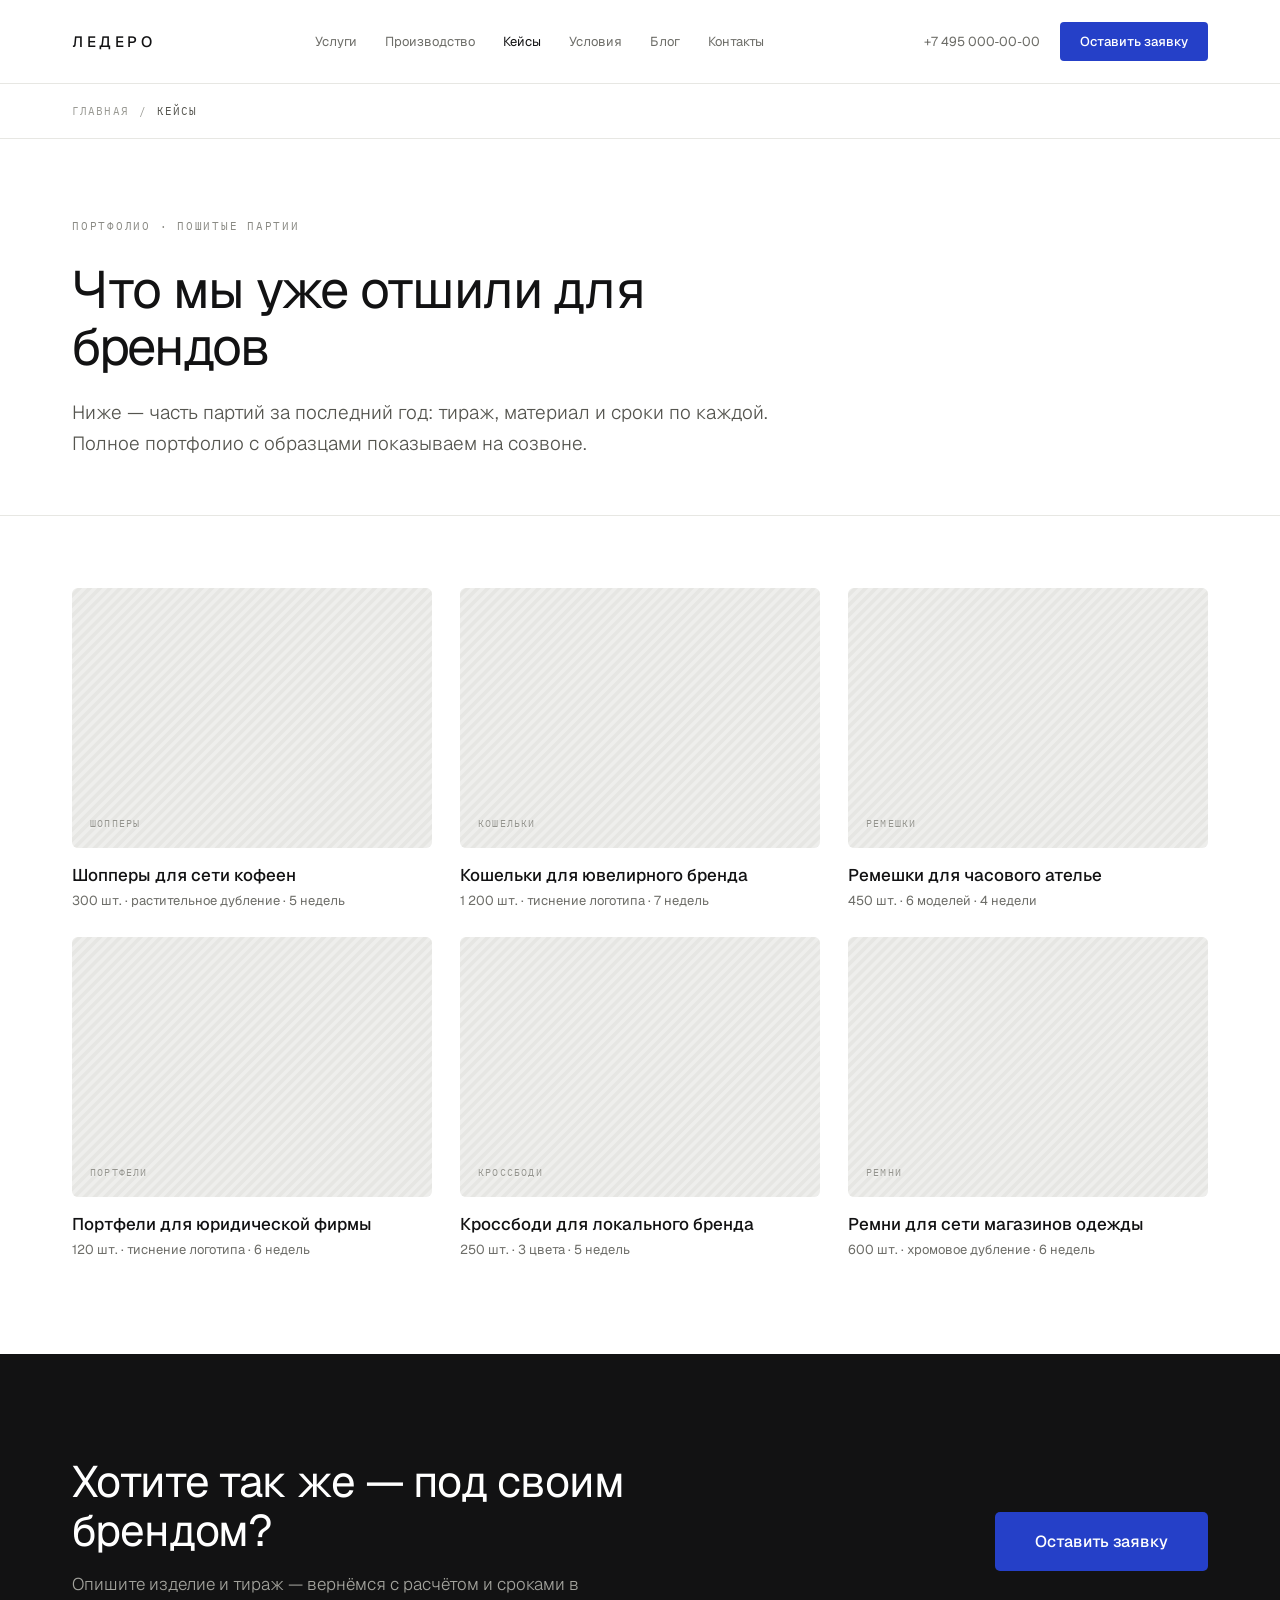
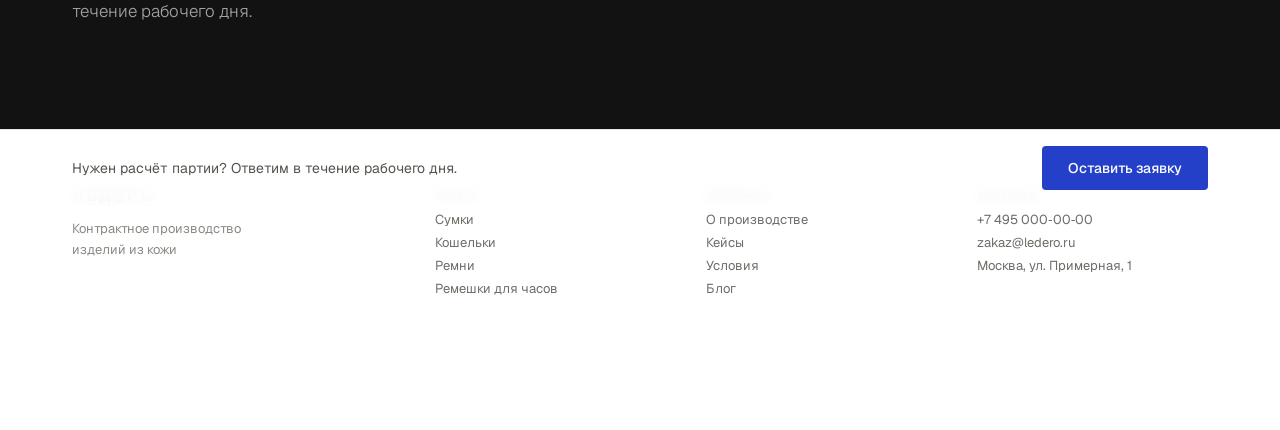
<file: cases.html>
<!DOCTYPE html>
<html lang="ru">
<head>
<meta charset="utf-8">
<meta name="viewport" content="width=device-width, initial-scale=1">
<title>Кейсы — ЛЕДЕРО</title>
<meta name="description" content="Портфолио отшитых партий: сумки, кошельки, ремни и ремешки для часов под брендами наших клиентов. Тираж, материалы и сроки по каждому кейсу.">
<meta name="robots" content="index, follow">
<link rel="stylesheet" href="css/styles.css">
</head>
<body>

<header class="site-header">
<a href="index.html" class="site-header__brand">ЛЕДЕРО</a>
<button type="button" class="nav-toggle" data-nav-toggle aria-label="Открыть меню" aria-expanded="false" aria-controls="site-nav"><span></span><span></span><span></span></button>
<nav class="site-header__nav" id="site-nav" data-nav aria-label="Основная навигация">
<a href="service.html">Услуги</a><a href="production.html">Производство</a><a href="cases.html" class="is-active">Кейсы</a><a href="terms.html">Условия</a><a href="blog.html">Блог</a><a href="contacts.html">Контакты</a>
</nav>
<div class="site-header__aside">
<a href="tel:+74950000000" class="site-header__phone">+7&nbsp;495&nbsp;000&#8209;00&#8209;00</a>
<button type="button" class="btn btn-sm" data-open-modal data-src="Шапка сайта">Оставить заявку</button>
</div>
</header>

<nav class="breadcrumb" aria-label="Хлебные крошки">
<ol class="breadcrumb__list">
<li><a href="index.html">Главная</a></li>
<li aria-current="page">Кейсы</li>
</ol>
</nav>

<main>

<section class="cases-hero" aria-labelledby="cases-h1">
<p class="eyebrow">Портфолио · пошитые партии</p>
<h1 class="h1-sub" id="cases-h1">Что мы уже отшили для брендов</h1>
<p class="lede">Ниже — часть партий за последний год: тираж, материал и сроки по каждой. Полное портфолио с образцами показываем на созвоне.</p>
</section>

<section class="cases-grid" aria-label="Кейсы">
<ul class="grid-cards">
<li>
<figure class="photo-frame cases-grid__photo">
<img class="photo-frame__img" src="img/placeholder.svg" width="800" height="600" alt="Шопперы для сети кофеен" loading="lazy">
<figcaption class="photo-frame__caption">Шопперы</figcaption>
</figure>
<p class="card__title">Шопперы для сети кофеен</p>
<p class="card__meta">300 шт. · растительное дубление · 5 недель</p>
</li>
<li>
<figure class="photo-frame cases-grid__photo">
<img class="photo-frame__img" src="img/placeholder.svg" width="800" height="600" alt="Кошельки для ювелирного бренда" loading="lazy">
<figcaption class="photo-frame__caption">Кошельки</figcaption>
</figure>
<p class="card__title">Кошельки для ювелирного бренда</p>
<p class="card__meta">1 200 шт. · тиснение логотипа · 7 недель</p>
</li>
<li>
<figure class="photo-frame cases-grid__photo">
<img class="photo-frame__img" src="img/placeholder.svg" width="800" height="600" alt="Ремешки для часового ателье" loading="lazy">
<figcaption class="photo-frame__caption">Ремешки</figcaption>
</figure>
<p class="card__title">Ремешки для часового ателье</p>
<p class="card__meta">450 шт. · 6 моделей · 4 недели</p>
</li>
<li>
<figure class="photo-frame cases-grid__photo">
<img class="photo-frame__img" src="img/placeholder.svg" width="800" height="600" alt="Портфели для юридической фирмы" loading="lazy">
<figcaption class="photo-frame__caption">Портфели</figcaption>
</figure>
<p class="card__title">Портфели для юридической фирмы</p>
<p class="card__meta">120 шт. · тиснение логотипа · 6 недель</p>
</li>
<li>
<figure class="photo-frame cases-grid__photo">
<img class="photo-frame__img" src="img/placeholder.svg" width="800" height="600" alt="Кроссбоди для локального бренда" loading="lazy">
<figcaption class="photo-frame__caption">Кроссбоди</figcaption>
</figure>
<p class="card__title">Кроссбоди для локального бренда</p>
<p class="card__meta">250 шт. · 3 цвета · 5 недель</p>
</li>
<li>
<figure class="photo-frame cases-grid__photo">
<img class="photo-frame__img" src="img/placeholder.svg" width="800" height="600" alt="Ремни для сети магазинов одежды" loading="lazy">
<figcaption class="photo-frame__caption">Ремни</figcaption>
</figure>
<p class="card__title">Ремни для сети магазинов одежды</p>
<p class="card__meta">600 шт. · хромовое дубление · 6 недель</p>
</li>
</ul>
</section>

<section class="cta-band" aria-labelledby="cases-cta-h2">
<div>
<h2 class="cta-band__title" id="cases-cta-h2">Хотите так же — под своим брендом?</h2>
<p class="cta-band__text">Опишите изделие и тираж — вернёмся с расчётом и сроками в течение рабочего дня.</p>
</div>
<button type="button" class="btn btn-cta" data-open-modal data-src="Кейсы · финальный CTA">Оставить заявку</button>
</section>

</main>

<footer>
<div class="site-footer">
<div>
<p class="site-footer__brand-name">ЛЕДЕРО</p>
<p class="site-footer__brand-desc">Контрактное производство<br>изделий из кожи</p>
</div>
<nav class="site-footer__col" aria-label="Услуги">
<p class="site-footer__col-title">Услуги</p>
<ul class="site-footer__list">
<li><a href="service.html">Сумки</a></li>
<li><a href="service.html">Кошельки</a></li>
<li><a href="service.html">Ремни</a></li>
<li><a href="service.html">Ремешки для часов</a></li>
</ul>
</nav>
<nav class="site-footer__col" aria-label="Компания">
<p class="site-footer__col-title">Компания</p>
<ul class="site-footer__list">
<li><a href="production.html">О производстве</a></li>
<li><a href="cases.html">Кейсы</a></li>
<li><a href="terms.html">Условия</a></li>
<li><a href="blog.html">Блог</a></li>
</ul>
</nav>
<div class="site-footer__col">
<p class="site-footer__col-title">Контакты</p>
<ul class="site-footer__list">
<li><a href="tel:+74950000000">+7&nbsp;495&nbsp;000&#8209;00&#8209;00</a></li>
<li><a href="mailto:zakaz@ledero.ru">zakaz@ledero.ru</a></li>
<li>Москва, ул. Примерная, 1</li>
</ul>
</div>
</div>
<div class="sticky-cta">
<p class="sticky-cta__text">Нужен расчёт партии? Ответим в течение рабочего дня.</p>
<button type="button" class="btn btn-sticky" data-open-modal data-src="Плавающая панель">Оставить заявку</button>
</div>
</footer>

<div class="modal-overlay" data-modal-overlay data-close-modal></div>
<div class="modal" data-modal role="dialog" aria-modal="true" aria-labelledby="modal-title">
<div class="modal__box">
<div class="modal__head">
<h2 class="modal__title" id="modal-title">Оставить заявку</h2>
<button type="button" class="modal__close" data-close-modal aria-label="Закрыть">×</button>
</div>
<p class="modal__desc">Подберём материалы и рассчитаем стоимость партии.</p>
<form data-modal-form>
<input type="hidden" data-modal-source name="source">
<div class="modal__grid">
<label><span class="visually-hidden">Имя</span><input type="text" placeholder="Имя" name="name" autocomplete="name"></label>
<label><span class="visually-hidden">Компания или бренд</span><input type="text" placeholder="Компания или бренд" name="company" autocomplete="organization"></label>
<label><span class="visually-hidden">Телефон или email</span><input type="text" placeholder="Телефон или email" name="contact" autocomplete="tel"></label>
<label><span class="visually-hidden">Тираж, шт.</span><input type="text" placeholder="Тираж, шт." name="qty" inputmode="numeric"></label>
</div>
<label><span class="visually-hidden">Что нужно отшить</span><textarea placeholder="Что нужно отшить" rows="3" name="message"></textarea></label>
<button type="submit" class="btn btn-block">Отправить заявку</button>
<p class="modal__disclaimer">Нажимая кнопку, вы соглашаетесь с политикой обработки персональных данных.</p>
</form>
</div>
</div>

<script type="module" src="js/main.js"></script>
</body>
</html>
</file>
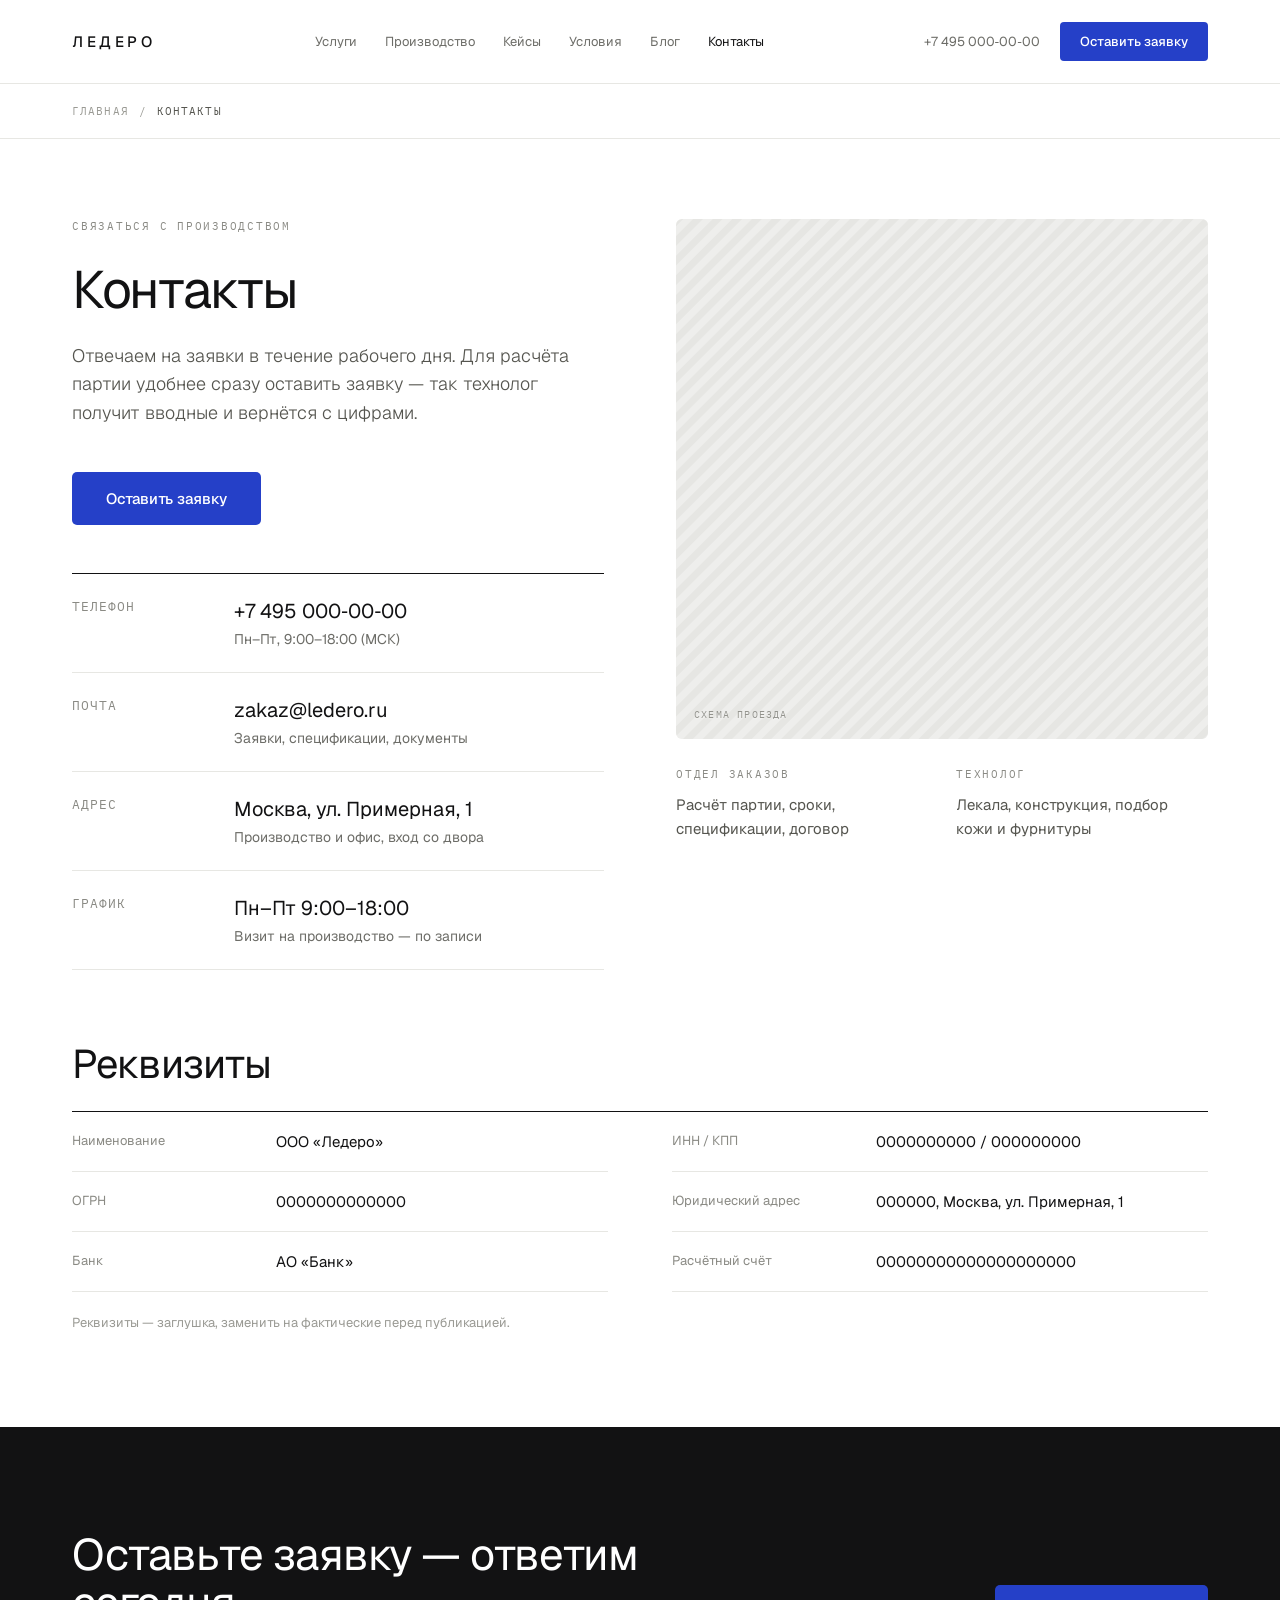
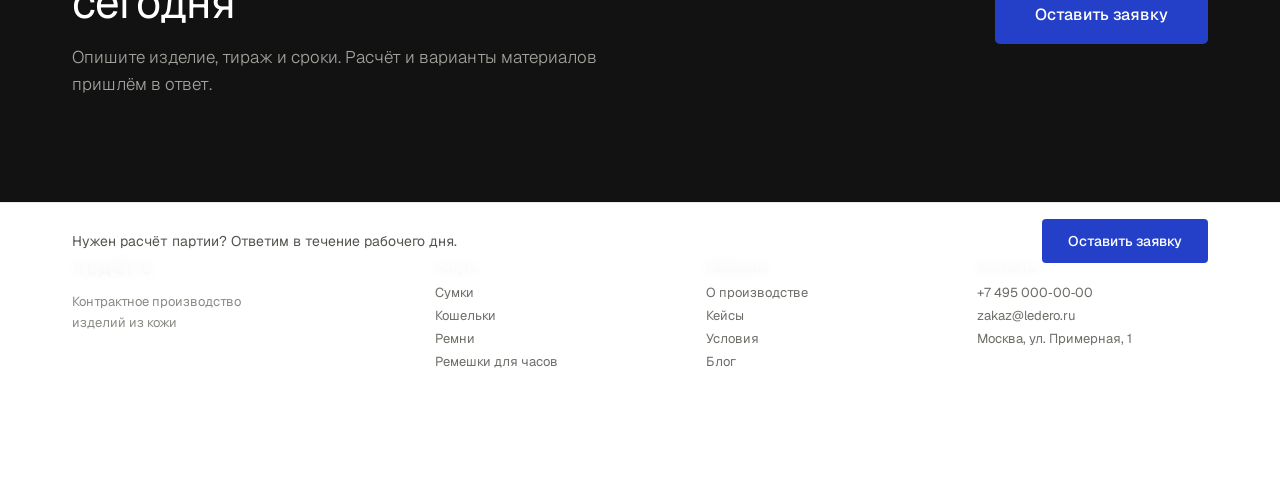
<file: contacts.html>
<!DOCTYPE html>
<html lang="ru">
<head>
<meta charset="utf-8">
<meta name="viewport" content="width=device-width, initial-scale=1">
<title>Контакты — ЛЕДЕРО</title>
<meta name="description" content="Телефон, почта, адрес производства и реквизиты компании. Отвечаем на заявки в течение рабочего дня.">
<meta name="robots" content="index, follow">
<link rel="stylesheet" href="css/styles.css">
</head>
<body>

<header class="site-header">
<a href="index.html" class="site-header__brand">ЛЕДЕРО</a>
<button type="button" class="nav-toggle" data-nav-toggle aria-label="Открыть меню" aria-expanded="false" aria-controls="site-nav"><span></span><span></span><span></span></button>
<nav class="site-header__nav" id="site-nav" data-nav aria-label="Основная навигация">
<a href="service.html">Услуги</a><a href="production.html">Производство</a><a href="cases.html">Кейсы</a><a href="terms.html">Условия</a><a href="blog.html">Блог</a><a href="contacts.html" class="is-active">Контакты</a>
</nav>
<div class="site-header__aside">
<a href="tel:+74950000000" class="site-header__phone">+7&nbsp;495&nbsp;000&#8209;00&#8209;00</a>
<button type="button" class="btn btn-sm" data-open-modal data-src="Шапка сайта">Оставить заявку</button>
</div>
</header>

<nav class="breadcrumb" aria-label="Хлебные крошки">
<ol class="breadcrumb__list">
<li><a href="index.html">Главная</a></li>
<li aria-current="page">Контакты</li>
</ol>
</nav>

<main>

<section class="contacts-hero" aria-labelledby="contacts-h1">
<div class="contacts-info">
<p class="eyebrow">Связаться с производством</p>
<h1 class="h1-sub" id="contacts-h1">Контакты</h1>
<p class="lede">Отвечаем на заявки в течение рабочего дня. Для расчёта партии удобнее сразу оставить заявку — так технолог получит вводные и вернётся с цифрами.</p>
<button type="button" class="btn btn-lg" data-open-modal data-src="Контакты · верх страницы">Оставить заявку</button>
<dl class="contacts-recon">
<div class="contacts-recon__row"><dt class="contacts-recon__label">Телефон</dt><dd><p class="contacts-recon__value"><a href="tel:+74950000000">+7&nbsp;495&nbsp;000&#8209;00&#8209;00</a></p><p class="contacts-recon__hint">Пн–Пт, 9:00–18:00 (МСК)</p></dd></div>
<div class="contacts-recon__row"><dt class="contacts-recon__label">Почта</dt><dd><p class="contacts-recon__value"><a href="mailto:zakaz@ledero.ru">zakaz@ledero.ru</a></p><p class="contacts-recon__hint">Заявки, спецификации, документы</p></dd></div>
<div class="contacts-recon__row"><dt class="contacts-recon__label">Адрес</dt><dd><p class="contacts-recon__value">Москва, ул. Примерная, 1</p><p class="contacts-recon__hint">Производство и офис, вход со двора</p></dd></div>
<div class="contacts-recon__row"><dt class="contacts-recon__label">График</dt><dd><p class="contacts-recon__value">Пн–Пт 9:00–18:00</p><p class="contacts-recon__hint">Визит на производство — по записи</p></dd></div>
</dl>
</div>
<div>
<figure class="photo-frame contacts-map__photo">
<img class="photo-frame__img" src="img/placeholder.svg" width="800" height="600" alt="Схема проезда до производства ЛЕДЕРО" loading="eager" fetchpriority="high">
<figcaption class="photo-frame__caption">Схема проезда</figcaption>
</figure>
<div class="contacts-map-side">
<div><p class="contacts-map-side__title">Отдел заказов</p><p class="contacts-map-side__text">Расчёт партии, сроки, спецификации, договор</p></div>
<div><p class="contacts-map-side__title">Технолог</p><p class="contacts-map-side__text">Лекала, конструкция, подбор кожи и фурнитуры</p></div>
</div>
</div>
</section>

<section class="contacts-requisites" aria-labelledby="contacts-requisites-h2">
<h2 class="h2" id="contacts-requisites-h2">Реквизиты</h2>
<dl class="contacts-requisites__grid">
<div class="contacts-requisites__row"><dt class="contacts-requisites__label">Наименование</dt><dd class="contacts-requisites__value">ООО «Ледеро»</dd></div>
<div class="contacts-requisites__row"><dt class="contacts-requisites__label">ИНН / КПП</dt><dd class="contacts-requisites__value">0000000000 / 000000000</dd></div>
<div class="contacts-requisites__row"><dt class="contacts-requisites__label">ОГРН</dt><dd class="contacts-requisites__value">0000000000000</dd></div>
<div class="contacts-requisites__row"><dt class="contacts-requisites__label">Юридический адрес</dt><dd class="contacts-requisites__value">000000, Москва, ул. Примерная, 1</dd></div>
<div class="contacts-requisites__row"><dt class="contacts-requisites__label">Банк</dt><dd class="contacts-requisites__value">АО «Банк»</dd></div>
<div class="contacts-requisites__row"><dt class="contacts-requisites__label">Расчётный счёт</dt><dd class="contacts-requisites__value">00000000000000000000</dd></div>
</dl>
<p class="contacts-requisites__note">Реквизиты — заглушка, заменить на фактические перед публикацией.</p>
</section>

<section class="cta-band" aria-labelledby="contacts-cta-h2">
<div>
<h2 class="cta-band__title" id="contacts-cta-h2">Оставьте заявку — ответим сегодня</h2>
<p class="cta-band__text">Опишите изделие, тираж и сроки. Расчёт и варианты материалов пришлём в ответ.</p>
</div>
<button type="button" class="btn btn-cta" data-open-modal data-src="Контакты · финальный CTA">Оставить заявку</button>
</section>

</main>

<footer>
<div class="site-footer">
<div>
<p class="site-footer__brand-name">ЛЕДЕРО</p>
<p class="site-footer__brand-desc">Контрактное производство<br>изделий из кожи</p>
</div>
<nav class="site-footer__col" aria-label="Услуги">
<p class="site-footer__col-title">Услуги</p>
<ul class="site-footer__list">
<li><a href="service.html">Сумки</a></li>
<li><a href="service.html">Кошельки</a></li>
<li><a href="service.html">Ремни</a></li>
<li><a href="service.html">Ремешки для часов</a></li>
</ul>
</nav>
<nav class="site-footer__col" aria-label="Компания">
<p class="site-footer__col-title">Компания</p>
<ul class="site-footer__list">
<li><a href="production.html">О производстве</a></li>
<li><a href="cases.html">Кейсы</a></li>
<li><a href="terms.html">Условия</a></li>
<li><a href="blog.html">Блог</a></li>
</ul>
</nav>
<div class="site-footer__col">
<p class="site-footer__col-title">Контакты</p>
<ul class="site-footer__list">
<li><a href="tel:+74950000000">+7&nbsp;495&nbsp;000&#8209;00&#8209;00</a></li>
<li><a href="mailto:zakaz@ledero.ru">zakaz@ledero.ru</a></li>
<li>Москва, ул. Примерная, 1</li>
</ul>
</div>
</div>
<div class="sticky-cta">
<p class="sticky-cta__text">Нужен расчёт партии? Ответим в течение рабочего дня.</p>
<button type="button" class="btn btn-sticky" data-open-modal data-src="Плавающая панель">Оставить заявку</button>
</div>
</footer>

<div class="modal-overlay" data-modal-overlay data-close-modal></div>
<div class="modal" data-modal role="dialog" aria-modal="true" aria-labelledby="modal-title">
<div class="modal__box">
<div class="modal__head">
<h2 class="modal__title" id="modal-title">Оставить заявку</h2>
<button type="button" class="modal__close" data-close-modal aria-label="Закрыть">×</button>
</div>
<p class="modal__desc">Подберём материалы и рассчитаем стоимость партии.</p>
<form data-modal-form>
<input type="hidden" data-modal-source name="source">
<div class="modal__grid">
<label><span class="visually-hidden">Имя</span><input type="text" placeholder="Имя" name="name" autocomplete="name"></label>
<label><span class="visually-hidden">Компания или бренд</span><input type="text" placeholder="Компания или бренд" name="company" autocomplete="organization"></label>
<label><span class="visually-hidden">Телефон или email</span><input type="text" placeholder="Телефон или email" name="contact" autocomplete="tel"></label>
<label><span class="visually-hidden">Тираж, шт.</span><input type="text" placeholder="Тираж, шт." name="qty" inputmode="numeric"></label>
</div>
<label><span class="visually-hidden">Что нужно отшить</span><textarea placeholder="Что нужно отшить" rows="3" name="message"></textarea></label>
<button type="submit" class="btn btn-block">Отправить заявку</button>
<p class="modal__disclaimer">Нажимая кнопку, вы соглашаетесь с политикой обработки персональных данных.</p>
</form>
</div>
</div>

<script type="module" src="js/main.js"></script>
</body>
</html>
</file>
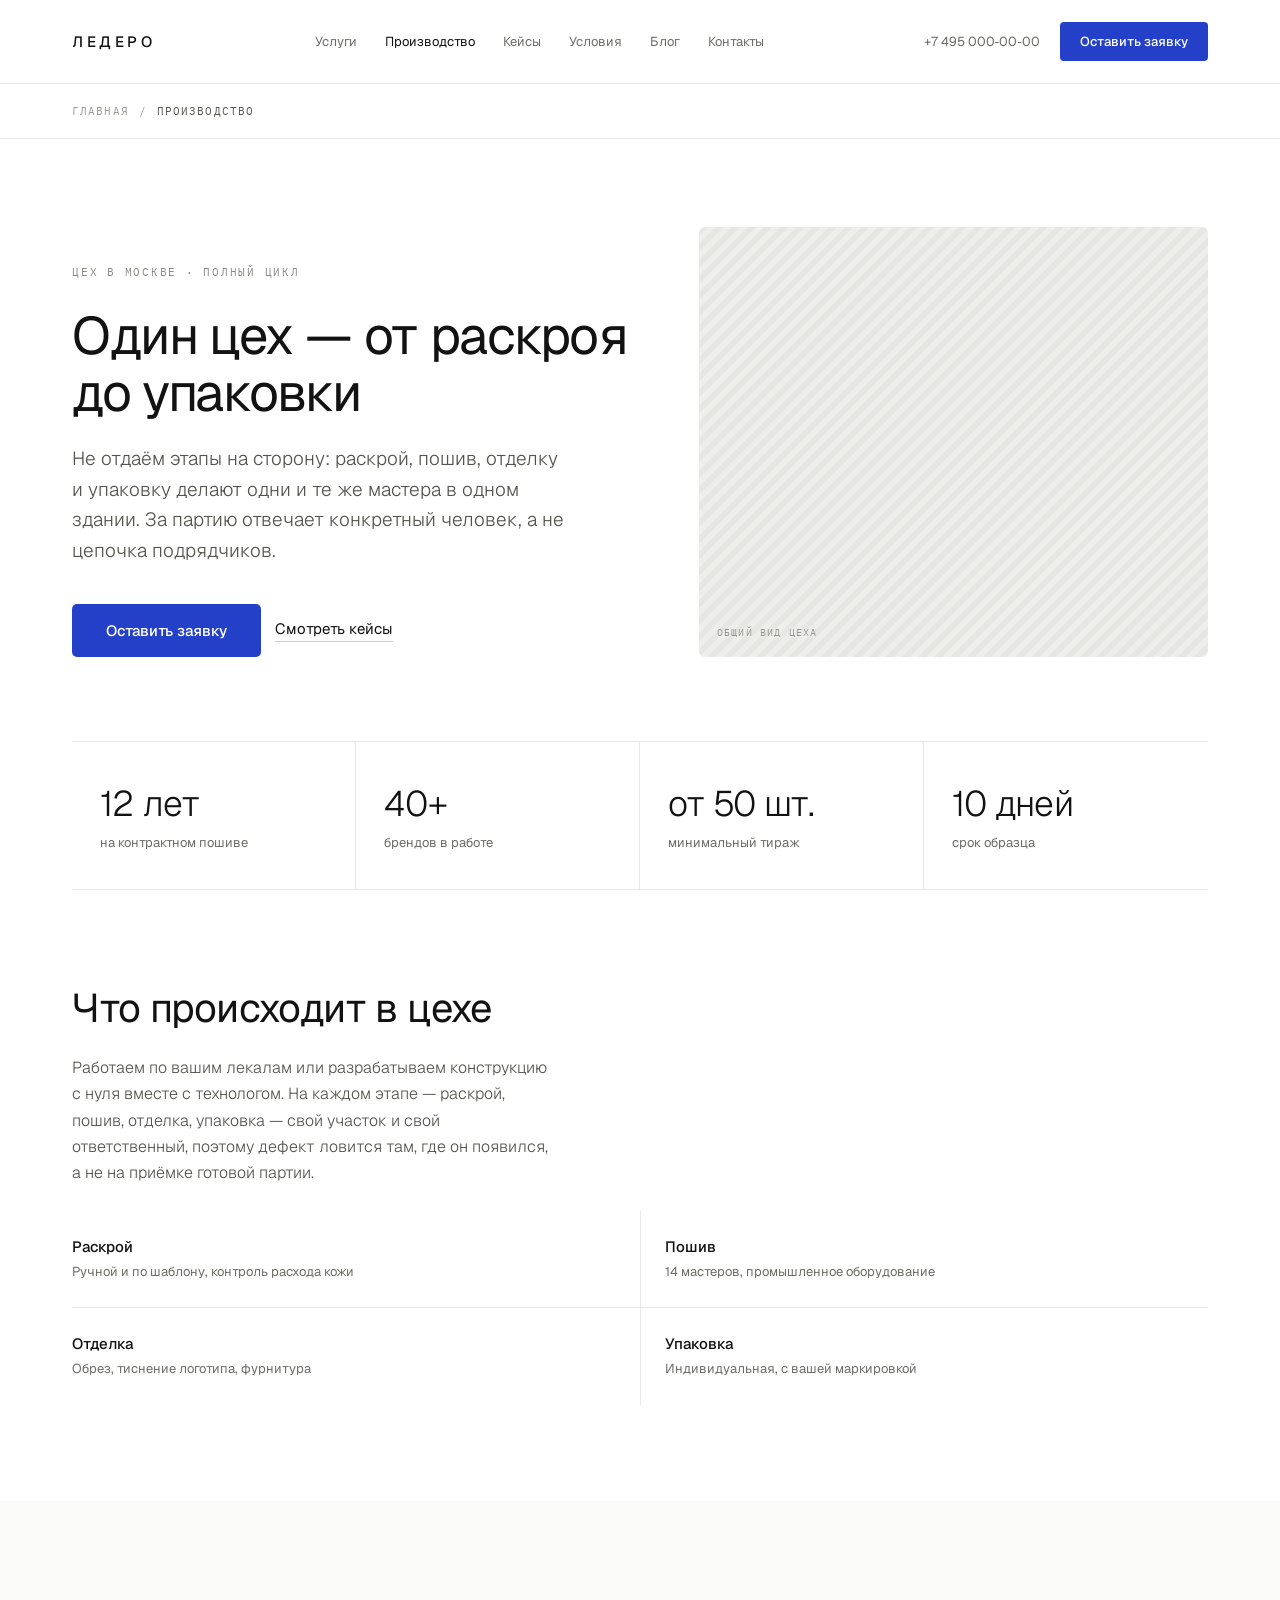
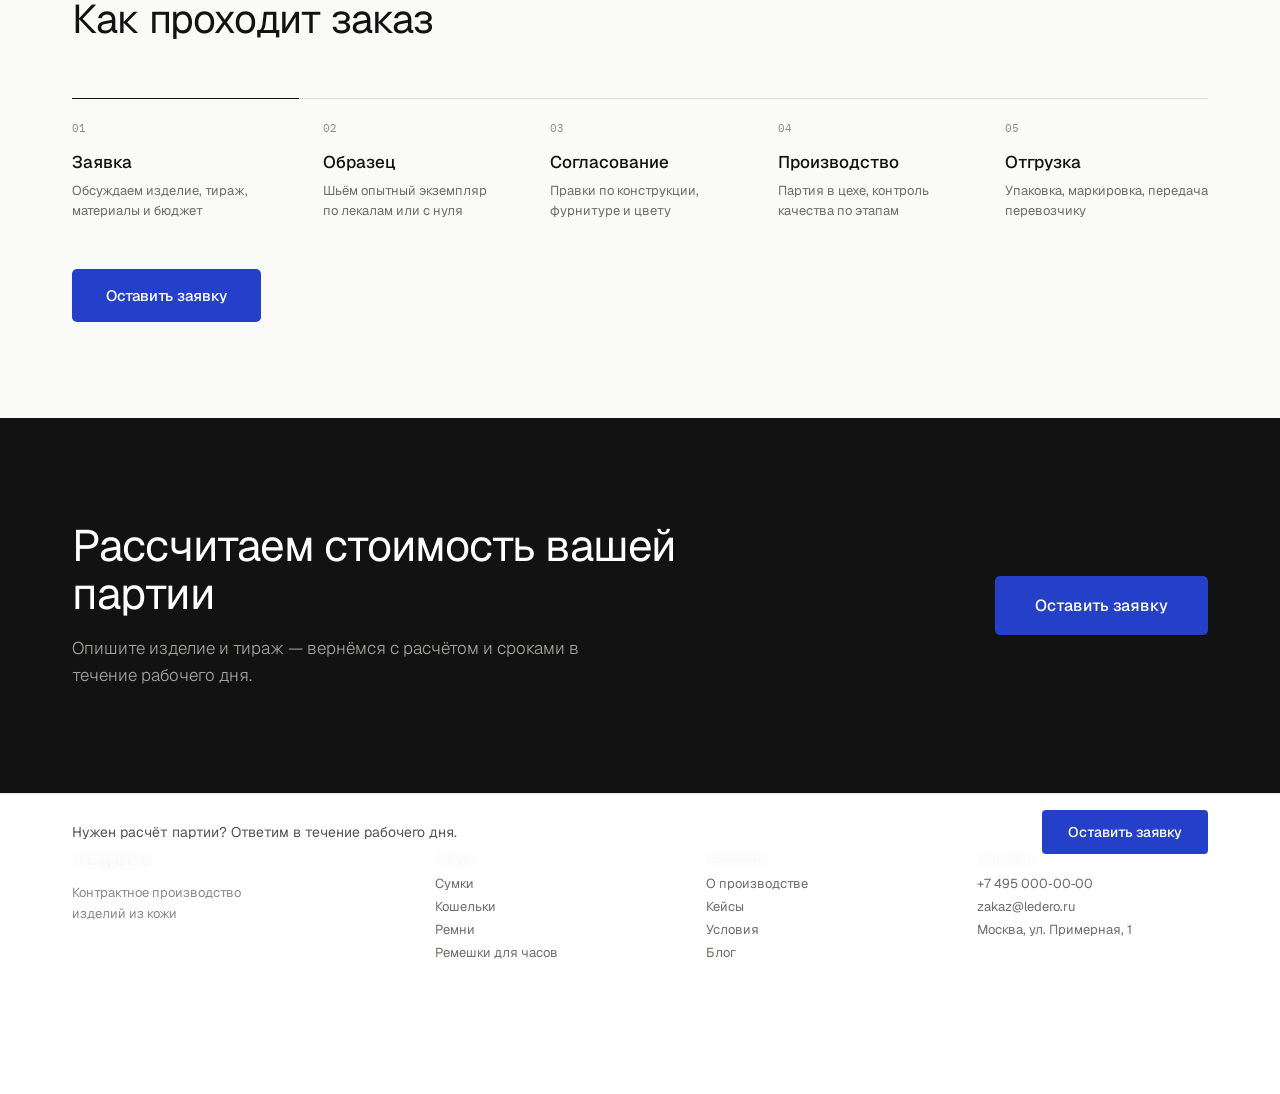
<file: production.html>
<!DOCTYPE html>
<html lang="ru">
<head>
<meta charset="utf-8">
<meta name="viewport" content="width=device-width, initial-scale=1">
<title>Производство — ЛЕДЕРО</title>
<meta name="description" content="Раскрой, пошив, отделка и упаковка — в одном цехе в Москве, без подрядчиков. Как устроено производство и как проходит заказ от заявки до отгрузки.">
<meta name="robots" content="index, follow">
<link rel="stylesheet" href="css/styles.css">
</head>
<body>

<header class="site-header">
<a href="index.html" class="site-header__brand">ЛЕДЕРО</a>
<button type="button" class="nav-toggle" data-nav-toggle aria-label="Открыть меню" aria-expanded="false" aria-controls="site-nav"><span></span><span></span><span></span></button>
<nav class="site-header__nav" id="site-nav" data-nav aria-label="Основная навигация">
<a href="service.html">Услуги</a><a href="production.html" class="is-active">Производство</a><a href="cases.html">Кейсы</a><a href="terms.html">Условия</a><a href="blog.html">Блог</a><a href="contacts.html">Контакты</a>
</nav>
<div class="site-header__aside">
<a href="tel:+74950000000" class="site-header__phone">+7&nbsp;495&nbsp;000&#8209;00&#8209;00</a>
<button type="button" class="btn btn-sm" data-open-modal data-src="Шапка сайта">Оставить заявку</button>
</div>
</header>

<nav class="breadcrumb" aria-label="Хлебные крошки">
<ol class="breadcrumb__list">
<li><a href="index.html">Главная</a></li>
<li aria-current="page">Производство</li>
</ol>
</nav>

<main>

<section class="prod-hero" aria-labelledby="prod-h1">
<div>
<p class="eyebrow">Цех в Москве · полный цикл</p>
<h1 class="h1-sub" id="prod-h1">Один цех — от раскроя до упаковки</h1>
<p class="lede">Не отдаём этапы на сторону: раскрой, пошив, отделку и упаковку делают одни и те же мастера в одном здании. За партию отвечает конкретный человек, а не цепочка подрядчиков.</p>
<div class="prod-hero__actions">
<button type="button" class="btn btn-lg" data-open-modal data-src="Производство · хиро">Оставить заявку</button>
<a href="cases.html" class="link-underline">Смотреть кейсы</a>
</div>
</div>
<figure class="photo-frame prod-hero__photo">
<img class="photo-frame__img" src="img/placeholder.svg" width="800" height="600" alt="Общий вид производственного цеха ЛЕДЕРО" loading="eager" fetchpriority="high">
<figcaption class="photo-frame__caption">Общий вид цеха</figcaption>
</figure>
</section>

<div class="stats">
<div class="stats__item"><p class="stats__num">12 лет</p><p class="stats__label">на контрактном пошиве</p></div>
<div class="stats__item"><p class="stats__num">40+</p><p class="stats__label">брендов в работе</p></div>
<div class="stats__item"><p class="stats__num">от 50 шт.</p><p class="stats__label">минимальный тираж</p></div>
<div class="stats__item"><p class="stats__num">10 дней</p><p class="stats__label">срок образца</p></div>
</div>

<section class="prod-shop" aria-labelledby="prod-shop-h2">
<h2 class="h2" id="prod-shop-h2">Что происходит в цехе</h2>
<div class="prod-shop__col">
<p>Работаем по вашим лекалам или разрабатываем конструкцию с нуля вместе с технологом. На каждом этапе — раскрой, пошив, отделка, упаковка — свой участок и свой ответственный, поэтому дефект ловится там, где он появился, а не на приёмке готовой партии.</p>
</div>
<ul class="prod-craft">
<li class="prod-craft__item"><p class="prod-craft__title">Раскрой</p><p class="prod-craft__desc">Ручной и по шаблону, контроль расхода кожи</p></li>
<li class="prod-craft__item"><p class="prod-craft__title">Пошив</p><p class="prod-craft__desc">14 мастеров, промышленное оборудование</p></li>
<li class="prod-craft__item"><p class="prod-craft__title">Отделка</p><p class="prod-craft__desc">Обрез, тиснение логотипа, фурнитура</p></li>
<li class="prod-craft__item"><p class="prod-craft__title">Упаковка</p><p class="prod-craft__desc">Индивидуальная, с вашей маркировкой</p></li>
</ul>
</section>

<section class="prod-process" aria-labelledby="prod-process-h2">
<h2 class="h2" id="prod-process-h2">Как проходит заказ</h2>
<ol class="process">
<li class="process__item"><p class="process__num">01</p><p class="process__title">Заявка</p><p class="process__desc">Обсуждаем изделие, тираж, материалы и бюджет</p></li>
<li class="process__item"><p class="process__num">02</p><p class="process__title">Образец</p><p class="process__desc">Шьём опытный экземпляр по лекалам или с нуля</p></li>
<li class="process__item"><p class="process__num">03</p><p class="process__title">Согласование</p><p class="process__desc">Правки по конструкции, фурнитуре и цвету</p></li>
<li class="process__item"><p class="process__num">04</p><p class="process__title">Производство</p><p class="process__desc">Партия в цехе, контроль качества по этапам</p></li>
<li class="process__item"><p class="process__num">05</p><p class="process__title">Отгрузка</p><p class="process__desc">Упаковка, маркировка, передача перевозчику</p></li>
</ol>
<div class="prod-process__cta"><button type="button" class="btn btn-lg" data-open-modal data-src="Производство · этапы">Оставить заявку</button></div>
</section>

<section class="cta-band" aria-labelledby="prod-cta-h2">
<div>
<h2 class="cta-band__title" id="prod-cta-h2">Рассчитаем стоимость вашей партии</h2>
<p class="cta-band__text">Опишите изделие и тираж — вернёмся с расчётом и сроками в течение рабочего дня.</p>
</div>
<button type="button" class="btn btn-cta" data-open-modal data-src="Производство · финальный CTA">Оставить заявку</button>
</section>

</main>

<footer>
<div class="site-footer">
<div>
<p class="site-footer__brand-name">ЛЕДЕРО</p>
<p class="site-footer__brand-desc">Контрактное производство<br>изделий из кожи</p>
</div>
<nav class="site-footer__col" aria-label="Услуги">
<p class="site-footer__col-title">Услуги</p>
<ul class="site-footer__list">
<li><a href="service.html">Сумки</a></li>
<li><a href="service.html">Кошельки</a></li>
<li><a href="service.html">Ремни</a></li>
<li><a href="service.html">Ремешки для часов</a></li>
</ul>
</nav>
<nav class="site-footer__col" aria-label="Компания">
<p class="site-footer__col-title">Компания</p>
<ul class="site-footer__list">
<li><a href="production.html">О производстве</a></li>
<li><a href="cases.html">Кейсы</a></li>
<li><a href="terms.html">Условия</a></li>
<li><a href="blog.html">Блог</a></li>
</ul>
</nav>
<div class="site-footer__col">
<p class="site-footer__col-title">Контакты</p>
<ul class="site-footer__list">
<li><a href="tel:+74950000000">+7&nbsp;495&nbsp;000&#8209;00&#8209;00</a></li>
<li><a href="mailto:zakaz@ledero.ru">zakaz@ledero.ru</a></li>
<li>Москва, ул. Примерная, 1</li>
</ul>
</div>
</div>
<div class="sticky-cta">
<p class="sticky-cta__text">Нужен расчёт партии? Ответим в течение рабочего дня.</p>
<button type="button" class="btn btn-sticky" data-open-modal data-src="Плавающая панель">Оставить заявку</button>
</div>
</footer>

<div class="modal-overlay" data-modal-overlay data-close-modal></div>
<div class="modal" data-modal role="dialog" aria-modal="true" aria-labelledby="modal-title">
<div class="modal__box">
<div class="modal__head">
<h2 class="modal__title" id="modal-title">Оставить заявку</h2>
<button type="button" class="modal__close" data-close-modal aria-label="Закрыть">×</button>
</div>
<p class="modal__desc">Подберём материалы и рассчитаем стоимость партии.</p>
<form data-modal-form>
<input type="hidden" data-modal-source name="source">
<div class="modal__grid">
<label><span class="visually-hidden">Имя</span><input type="text" placeholder="Имя" name="name" autocomplete="name"></label>
<label><span class="visually-hidden">Компания или бренд</span><input type="text" placeholder="Компания или бренд" name="company" autocomplete="organization"></label>
<label><span class="visually-hidden">Телефон или email</span><input type="text" placeholder="Телефон или email" name="contact" autocomplete="tel"></label>
<label><span class="visually-hidden">Тираж, шт.</span><input type="text" placeholder="Тираж, шт." name="qty" inputmode="numeric"></label>
</div>
<label><span class="visually-hidden">Что нужно отшить</span><textarea placeholder="Что нужно отшить" rows="3" name="message"></textarea></label>
<button type="submit" class="btn btn-block">Отправить заявку</button>
<p class="modal__disclaimer">Нажимая кнопку, вы соглашаетесь с политикой обработки персональных данных.</p>
</form>
</div>
</div>

<script type="module" src="js/main.js"></script>
</body>
</html>
</file>
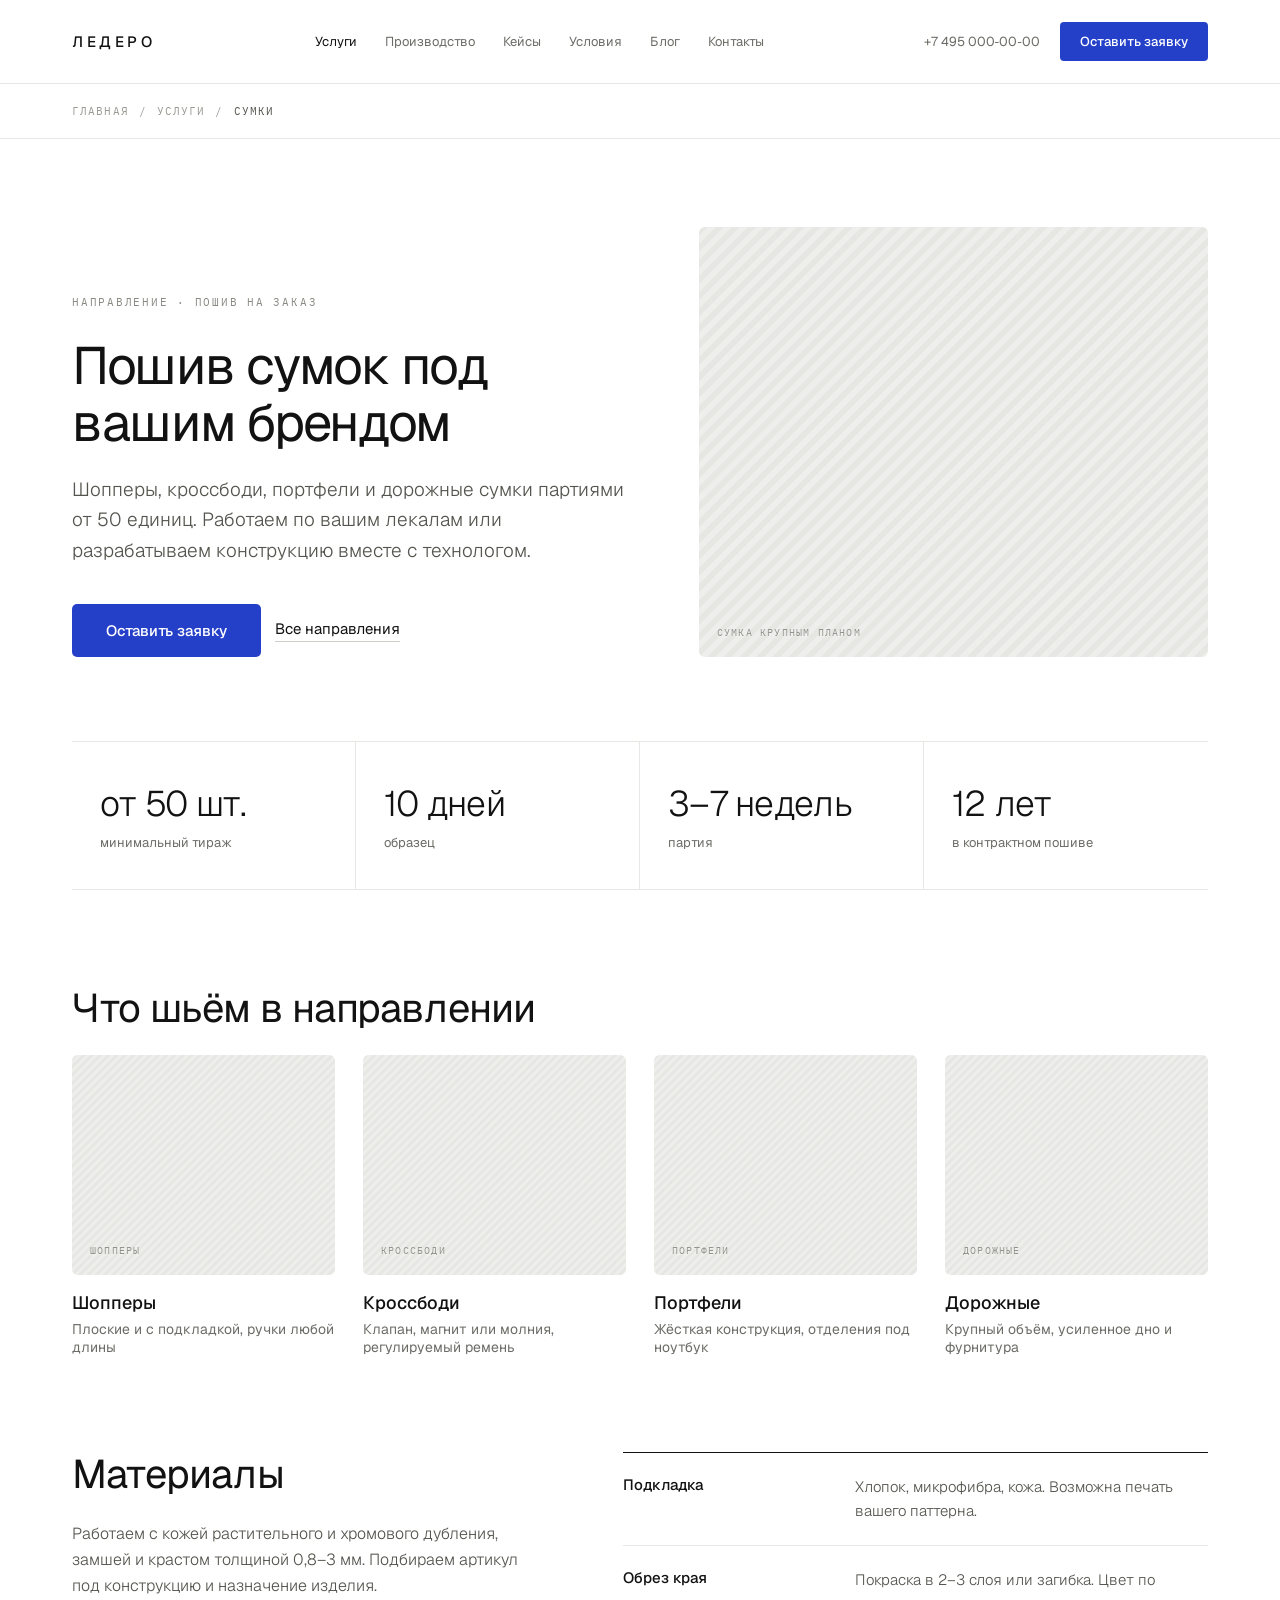
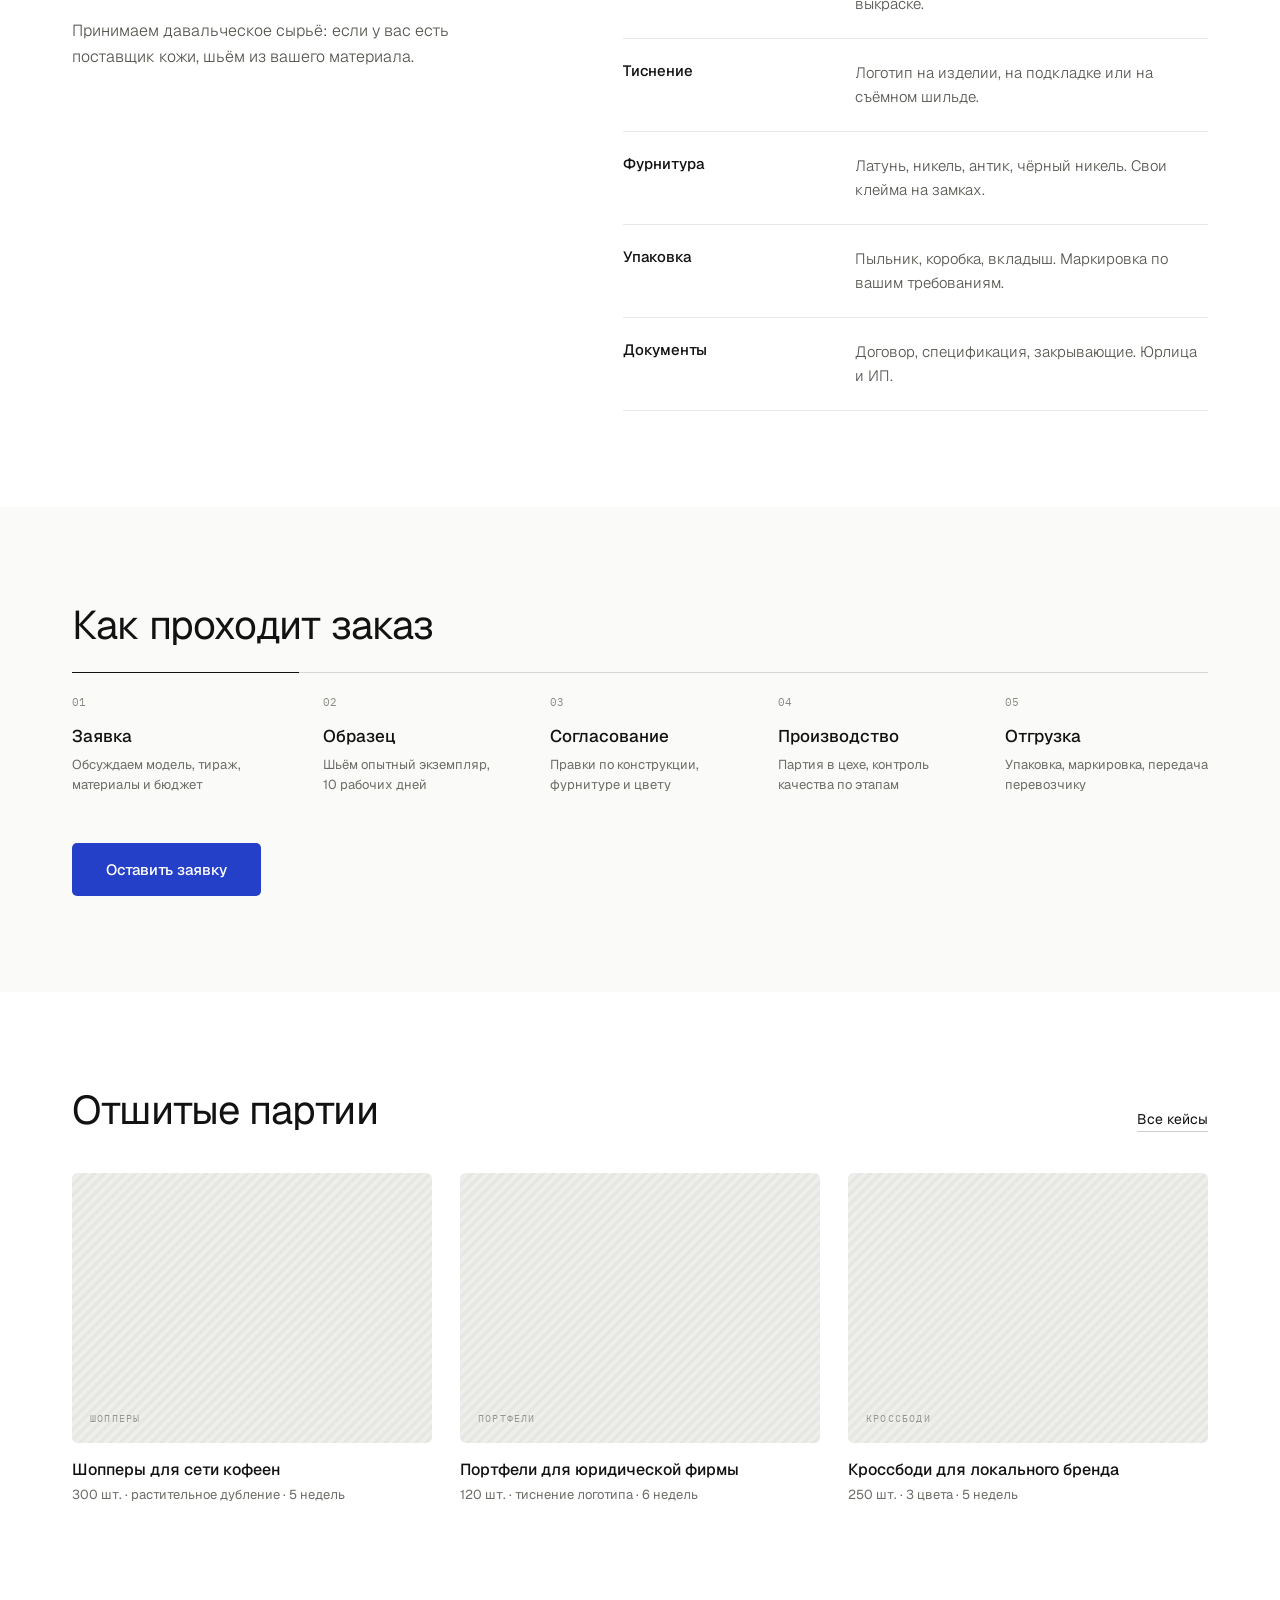
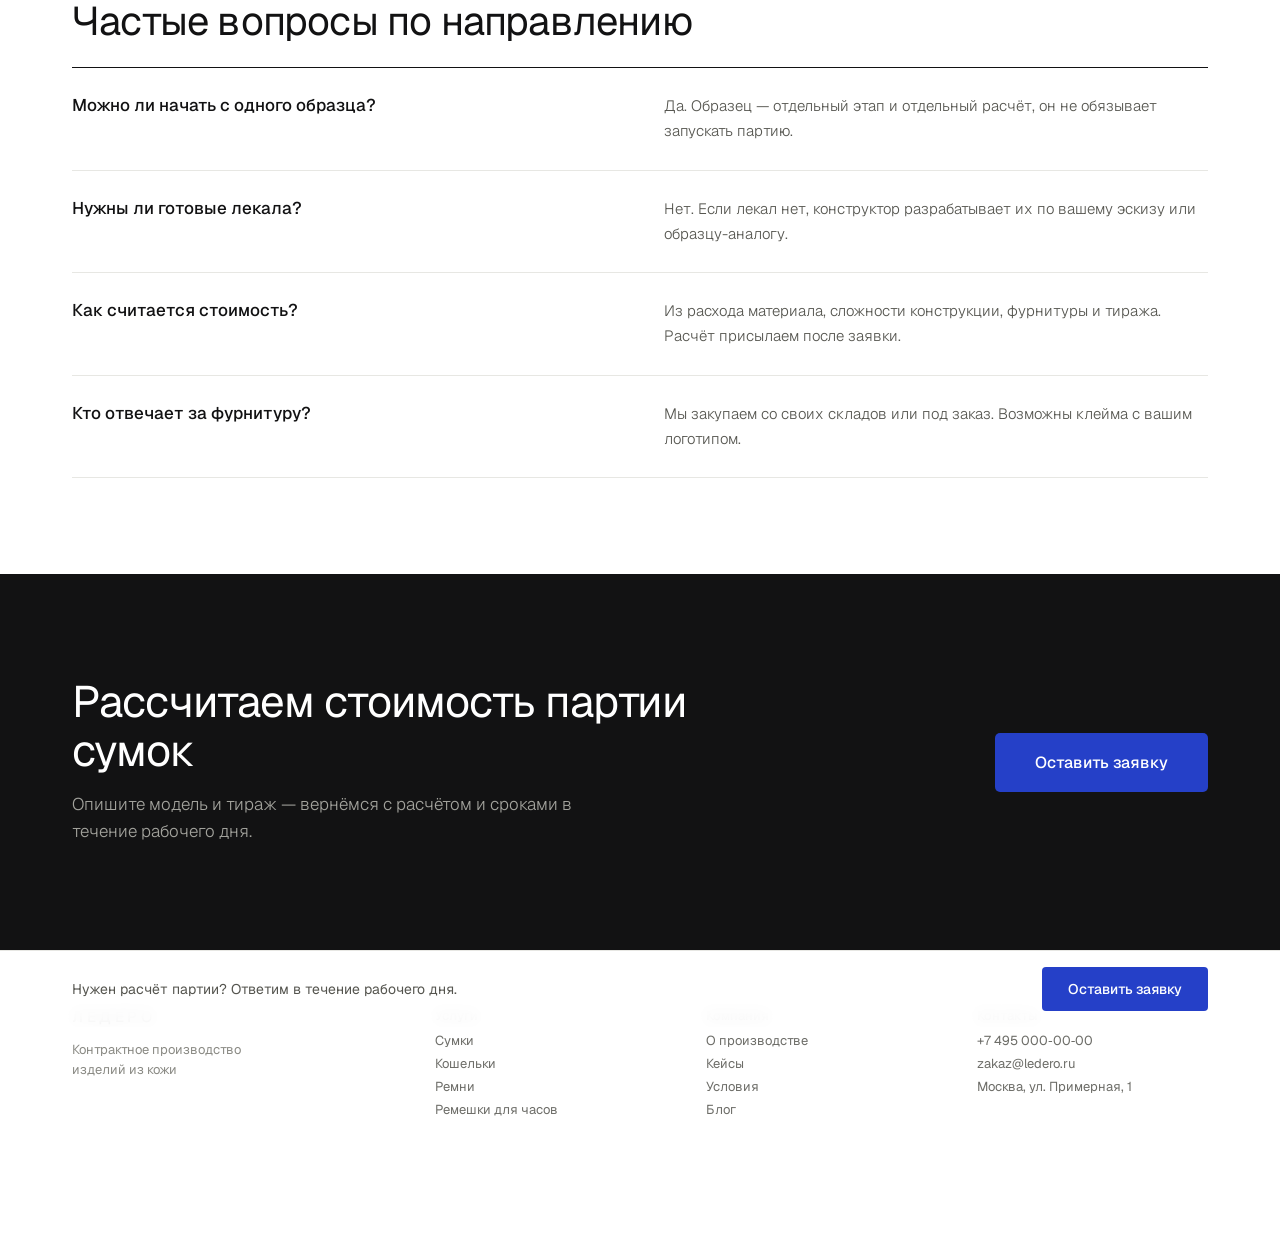
<file: service.html>
<!DOCTYPE html>
<html lang="ru">
<head>
<meta charset="utf-8">
<meta name="viewport" content="width=device-width, initial-scale=1">
<title>Пошив сумок под вашим брендом — ЛЕДЕРО</title>
<meta name="description" content="Шопперы, кроссбоди, портфели и дорожные сумки партиями от 50 единиц. Материалы, отделка, фурнитура и сроки контрактного пошива.">
<meta name="robots" content="index, follow">
<link rel="stylesheet" href="css/styles.css">
</head>
<body>

<header class="site-header">
<a href="index.html" class="site-header__brand">ЛЕДЕРО</a>
<button type="button" class="nav-toggle" data-nav-toggle aria-label="Открыть меню" aria-expanded="false" aria-controls="site-nav"><span></span><span></span><span></span></button>
<nav class="site-header__nav" id="site-nav" data-nav aria-label="Основная навигация">
<a href="service.html" class="is-active">Услуги</a><a href="production.html">Производство</a><a href="cases.html">Кейсы</a><a href="terms.html">Условия</a><a href="blog.html">Блог</a><a href="contacts.html">Контакты</a>
</nav>
<div class="site-header__aside">
<a href="tel:+74950000000" class="site-header__phone">+7&nbsp;495&nbsp;000&#8209;00&#8209;00</a>
<button type="button" class="btn btn-sm" data-open-modal data-src="Шапка сайта">Оставить заявку</button>
</div>
</header>

<nav class="breadcrumb" aria-label="Хлебные крошки">
<ol class="breadcrumb__list">
<li><a href="index.html">Главная</a></li>
<li><a href="service.html">Услуги</a></li>
<li aria-current="page">Сумки</li>
</ol>
</nav>

<main>

<section class="svc-hero" aria-labelledby="svc-h1">
<div>
<p class="eyebrow">Направление · пошив на заказ</p>
<h1 class="h1-sub" id="svc-h1">Пошив сумок под вашим брендом</h1>
<p class="lede">Шопперы, кроссбоди, портфели и дорожные сумки партиями от 50 единиц. Работаем по вашим лекалам или разрабатываем конструкцию вместе с технологом.</p>
<div class="svc-hero__actions">
<button type="button" class="btn btn-lg" data-open-modal data-src="Услуга «Сумки» · хиро">Оставить заявку</button>
<a href="index.html" class="link-underline">Все направления</a>
</div>
</div>
<figure class="photo-frame svc-hero__photo">
<img class="photo-frame__img" src="img/placeholder.svg" width="800" height="600" alt="Сумка из кожи крупным планом" loading="eager" fetchpriority="high">
<figcaption class="photo-frame__caption">Сумка крупным планом</figcaption>
</figure>
</section>

<div class="stats">
<div class="stats__item"><p class="stats__num">от 50 шт.</p><p class="stats__label">минимальный тираж</p></div>
<div class="stats__item"><p class="stats__num">10 дней</p><p class="stats__label">образец</p></div>
<div class="stats__item"><p class="stats__num">3–7 недель</p><p class="stats__label">партия</p></div>
<div class="stats__item"><p class="stats__num">12 лет</p><p class="stats__label">в контрактном пошиве</p></div>
</div>

<section class="svc-directions" aria-labelledby="svc-directions-h2">
<h2 class="h2" id="svc-directions-h2">Что шьём в направлении</h2>
<ul class="grid-cards grid-cards--4">
<li>
<figure class="photo-frame svc-directions__photo">
<img class="photo-frame__img" src="img/placeholder.svg" width="800" height="600" alt="Шопперы из кожи" loading="lazy">
<figcaption class="photo-frame__caption">Шопперы</figcaption>
</figure>
<p class="card__title">Шопперы</p>
<p class="card__meta">Плоские и с подкладкой, ручки любой длины</p>
</li>
<li>
<figure class="photo-frame svc-directions__photo">
<img class="photo-frame__img" src="img/placeholder.svg" width="800" height="600" alt="Сумки кроссбоди из кожи" loading="lazy">
<figcaption class="photo-frame__caption">Кроссбоди</figcaption>
</figure>
<p class="card__title">Кроссбоди</p>
<p class="card__meta">Клапан, магнит или молния, регулируемый ремень</p>
</li>
<li>
<figure class="photo-frame svc-directions__photo">
<img class="photo-frame__img" src="img/placeholder.svg" width="800" height="600" alt="Портфели из кожи" loading="lazy">
<figcaption class="photo-frame__caption">Портфели</figcaption>
</figure>
<p class="card__title">Портфели</p>
<p class="card__meta">Жёсткая конструкция, отделения под ноутбук</p>
</li>
<li>
<figure class="photo-frame svc-directions__photo">
<img class="photo-frame__img" src="img/placeholder.svg" width="800" height="600" alt="Дорожные сумки из кожи" loading="lazy">
<figcaption class="photo-frame__caption">Дорожные</figcaption>
</figure>
<p class="card__title">Дорожные</p>
<p class="card__meta">Крупный объём, усиленное дно и фурнитура</p>
</li>
</ul>
</section>

<section class="svc-materials" aria-labelledby="svc-materials-h2">
<div class="svc-materials__col">
<h2 class="h2" id="svc-materials-h2">Материалы</h2>
<p>Работаем с кожей растительного и хромового дубления, замшей и крастом толщиной 0,8–3 мм. Подбираем артикул под конструкцию и назначение изделия.</p>
<p>Принимаем давальческое сырьё: если у вас есть поставщик кожи, шьём из вашего материала.</p>
</div>
<dl class="kv">
<div class="kv-row"><dt class="kv-term">Подкладка</dt><dd class="kv-desc">Хлопок, микрофибра, кожа. Возможна печать вашего паттерна.</dd></div>
<div class="kv-row"><dt class="kv-term">Обрез края</dt><dd class="kv-desc">Покраска в 2–3 слоя или загибка. Цвет по выкраске.</dd></div>
<div class="kv-row"><dt class="kv-term">Тиснение</dt><dd class="kv-desc">Логотип на изделии, на подкладке или на съёмном шильде.</dd></div>
<div class="kv-row"><dt class="kv-term">Фурнитура</dt><dd class="kv-desc">Латунь, никель, антик, чёрный никель. Свои клейма на замках.</dd></div>
<div class="kv-row"><dt class="kv-term">Упаковка</dt><dd class="kv-desc">Пыльник, коробка, вкладыш. Маркировка по вашим требованиям.</dd></div>
<div class="kv-row"><dt class="kv-term">Документы</dt><dd class="kv-desc">Договор, спецификация, закрывающие. Юрлица и ИП.</dd></div>
</dl>
</section>

<section class="svc-process" aria-labelledby="svc-process-h2">
<h2 class="h2" id="svc-process-h2">Как проходит заказ</h2>
<ol class="process">
<li class="process__item"><p class="process__num">01</p><p class="process__title">Заявка</p><p class="process__desc">Обсуждаем модель, тираж, материалы и бюджет</p></li>
<li class="process__item"><p class="process__num">02</p><p class="process__title">Образец</p><p class="process__desc">Шьём опытный экземпляр, 10 рабочих дней</p></li>
<li class="process__item"><p class="process__num">03</p><p class="process__title">Согласование</p><p class="process__desc">Правки по конструкции, фурнитуре и цвету</p></li>
<li class="process__item"><p class="process__num">04</p><p class="process__title">Производство</p><p class="process__desc">Партия в цехе, контроль качества по этапам</p></li>
<li class="process__item"><p class="process__num">05</p><p class="process__title">Отгрузка</p><p class="process__desc">Упаковка, маркировка, передача перевозчику</p></li>
</ol>
<div class="svc-process__cta"><button type="button" class="btn btn-lg" data-open-modal data-src="Услуга «Сумки» · этапы">Оставить заявку</button></div>
</section>

<section class="svc-cases" aria-labelledby="svc-cases-h2">
<div class="svc-cases__head">
<h2 class="h2" id="svc-cases-h2">Отшитые партии</h2>
<a href="cases.html" class="link-underline link-underline--14">Все кейсы</a>
</div>
<ul class="grid-cards">
<li>
<figure class="photo-frame svc-cases__photo">
<img class="photo-frame__img" src="img/placeholder.svg" width="800" height="600" alt="Шопперы для сети кофеен" loading="lazy">
<figcaption class="photo-frame__caption">Шопперы</figcaption>
</figure>
<p class="card__title">Шопперы для сети кофеен</p>
<p class="card__meta">300 шт. · растительное дубление · 5 недель</p>
</li>
<li>
<figure class="photo-frame svc-cases__photo">
<img class="photo-frame__img" src="img/placeholder.svg" width="800" height="600" alt="Портфели для юридической фирмы" loading="lazy">
<figcaption class="photo-frame__caption">Портфели</figcaption>
</figure>
<p class="card__title">Портфели для юридической фирмы</p>
<p class="card__meta">120 шт. · тиснение логотипа · 6 недель</p>
</li>
<li>
<figure class="photo-frame svc-cases__photo">
<img class="photo-frame__img" src="img/placeholder.svg" width="800" height="600" alt="Кроссбоди для локального бренда" loading="lazy">
<figcaption class="photo-frame__caption">Кроссбоди</figcaption>
</figure>
<p class="card__title">Кроссбоди для локального бренда</p>
<p class="card__meta">250 шт. · 3 цвета · 5 недель</p>
</li>
</ul>
</section>

<section class="svc-faq" aria-labelledby="svc-faq-h2">
<h2 class="h2" id="svc-faq-h2">Частые вопросы по направлению</h2>
<dl class="faq">
<div class="faq-row"><dt class="faq-q">Можно ли начать с одного образца?</dt><dd class="faq-a">Да. Образец — отдельный этап и отдельный расчёт, он не обязывает запускать партию.</dd></div>
<div class="faq-row"><dt class="faq-q">Нужны ли готовые лекала?</dt><dd class="faq-a">Нет. Если лекал нет, конструктор разрабатывает их по вашему эскизу или образцу-аналогу.</dd></div>
<div class="faq-row"><dt class="faq-q">Как считается стоимость?</dt><dd class="faq-a">Из расхода материала, сложности конструкции, фурнитуры и тиража. Расчёт присылаем после заявки.</dd></div>
<div class="faq-row"><dt class="faq-q">Кто отвечает за фурнитуру?</dt><dd class="faq-a">Мы закупаем со своих складов или под заказ. Возможны клейма с вашим логотипом.</dd></div>
</dl>
</section>

<section class="cta-band" aria-labelledby="svc-cta-h2">
<div>
<h2 class="cta-band__title" id="svc-cta-h2">Рассчитаем стоимость партии сумок</h2>
<p class="cta-band__text">Опишите модель и тираж — вернёмся с расчётом и сроками в течение рабочего дня.</p>
</div>
<button type="button" class="btn btn-cta" data-open-modal data-src="Услуга «Сумки» · финальный CTA">Оставить заявку</button>
</section>

</main>

<footer>
<div class="site-footer">
<div>
<p class="site-footer__brand-name">ЛЕДЕРО</p>
<p class="site-footer__brand-desc">Контрактное производство<br>изделий из кожи</p>
</div>
<nav class="site-footer__col" aria-label="Услуги">
<p class="site-footer__col-title">Услуги</p>
<ul class="site-footer__list">
<li><a href="service.html">Сумки</a></li>
<li><a href="service.html">Кошельки</a></li>
<li><a href="service.html">Ремни</a></li>
<li><a href="service.html">Ремешки для часов</a></li>
</ul>
</nav>
<nav class="site-footer__col" aria-label="Компания">
<p class="site-footer__col-title">Компания</p>
<ul class="site-footer__list">
<li><a href="production.html">О производстве</a></li>
<li><a href="cases.html">Кейсы</a></li>
<li><a href="terms.html">Условия</a></li>
<li><a href="blog.html">Блог</a></li>
</ul>
</nav>
<div class="site-footer__col">
<p class="site-footer__col-title">Контакты</p>
<ul class="site-footer__list">
<li><a href="tel:+74950000000">+7&nbsp;495&nbsp;000&#8209;00&#8209;00</a></li>
<li><a href="mailto:zakaz@ledero.ru">zakaz@ledero.ru</a></li>
<li>Москва, ул. Примерная, 1</li>
</ul>
</div>
</div>
<div class="sticky-cta">
<p class="sticky-cta__text">Нужен расчёт партии? Ответим в течение рабочего дня.</p>
<button type="button" class="btn btn-sticky" data-open-modal data-src="Плавающая панель">Оставить заявку</button>
</div>
</footer>

<div class="modal-overlay" data-modal-overlay data-close-modal></div>
<div class="modal" data-modal role="dialog" aria-modal="true" aria-labelledby="modal-title">
<div class="modal__box">
<div class="modal__head">
<h2 class="modal__title" id="modal-title">Оставить заявку</h2>
<button type="button" class="modal__close" data-close-modal aria-label="Закрыть">×</button>
</div>
<p class="modal__desc">Подберём материалы и рассчитаем стоимость партии.</p>
<form data-modal-form>
<input type="hidden" data-modal-source name="source">
<div class="modal__grid">
<label><span class="visually-hidden">Имя</span><input type="text" placeholder="Имя" name="name" autocomplete="name"></label>
<label><span class="visually-hidden">Компания или бренд</span><input type="text" placeholder="Компания или бренд" name="company" autocomplete="organization"></label>
<label><span class="visually-hidden">Телефон или email</span><input type="text" placeholder="Телефон или email" name="contact" autocomplete="tel"></label>
<label><span class="visually-hidden">Тираж, шт.</span><input type="text" placeholder="Тираж, шт." name="qty" inputmode="numeric"></label>
</div>
<label><span class="visually-hidden">Что нужно отшить</span><textarea placeholder="Что нужно отшить" rows="3" name="message"></textarea></label>
<button type="submit" class="btn btn-block">Отправить заявку</button>
<p class="modal__disclaimer">Нажимая кнопку, вы соглашаетесь с политикой обработки персональных данных.</p>
</form>
</div>
</div>

<script type="module" src="js/main.js"></script>
</body>
</html>
</file>
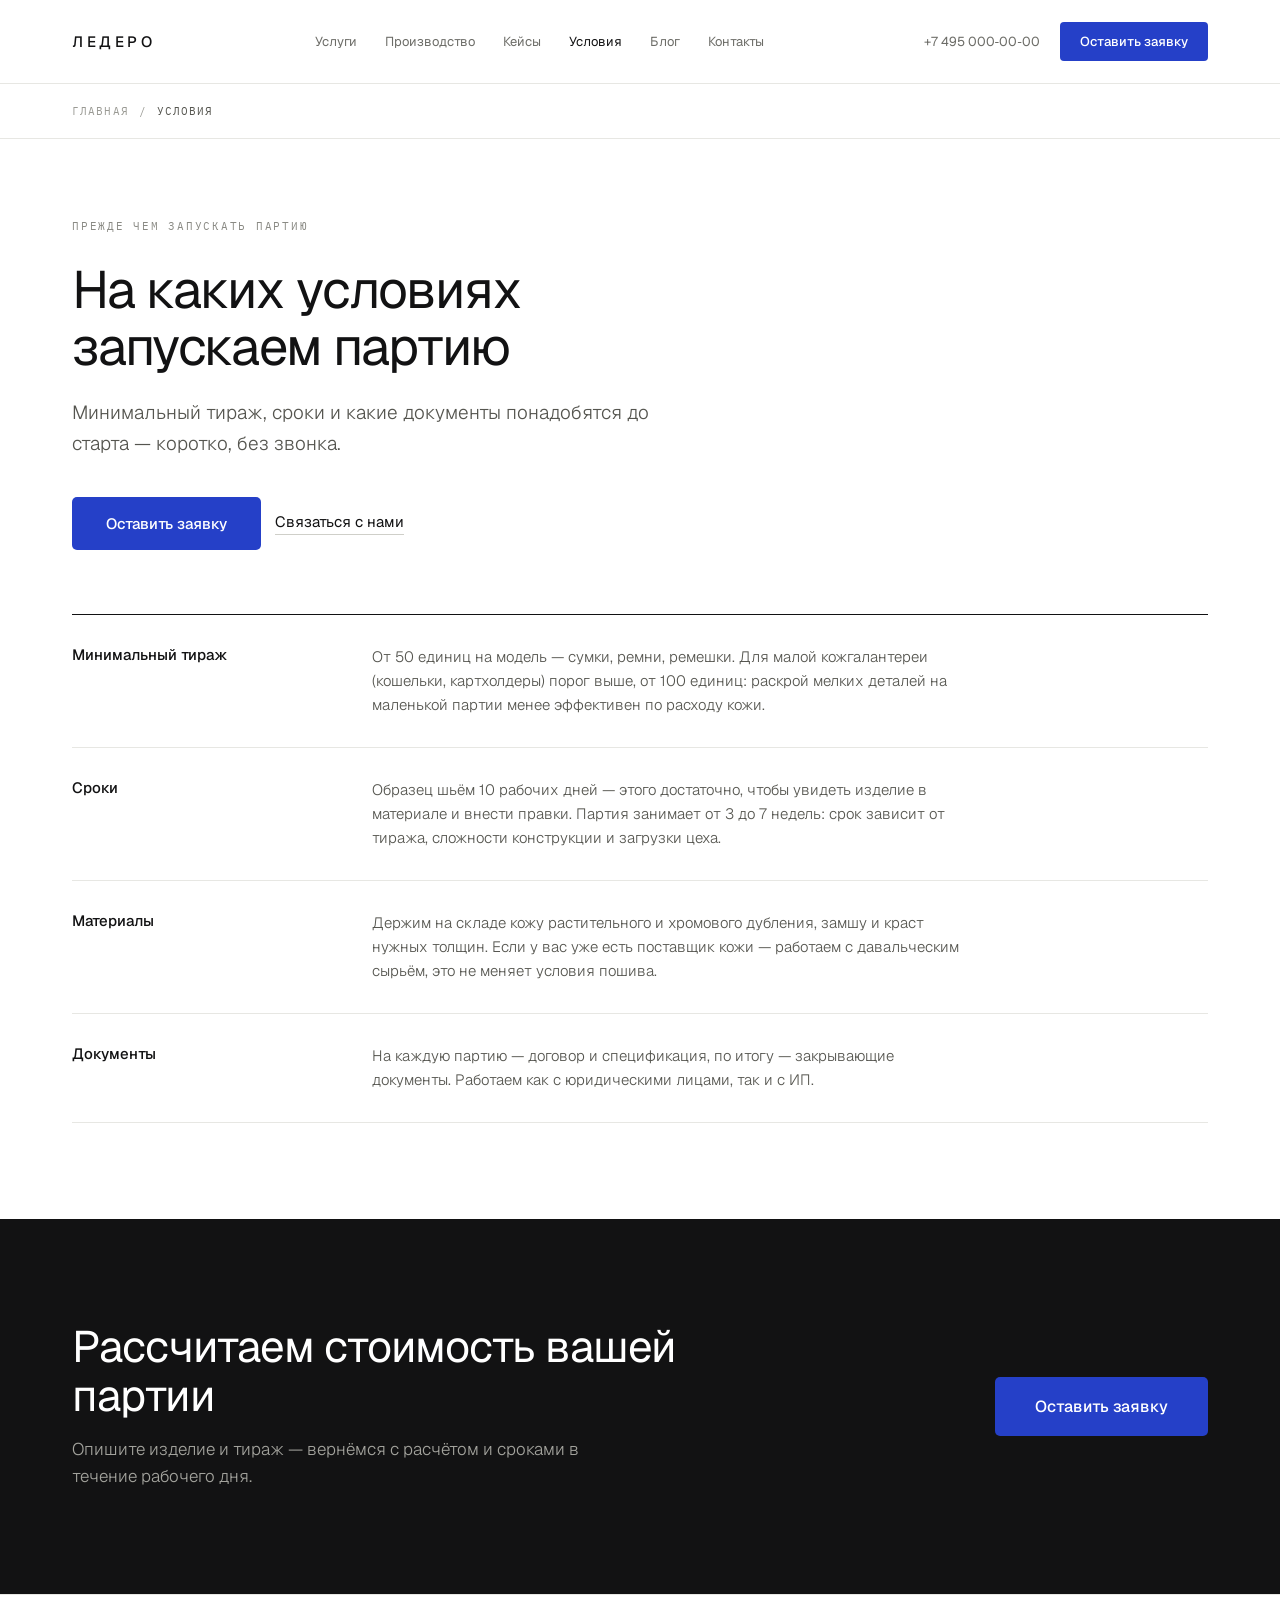
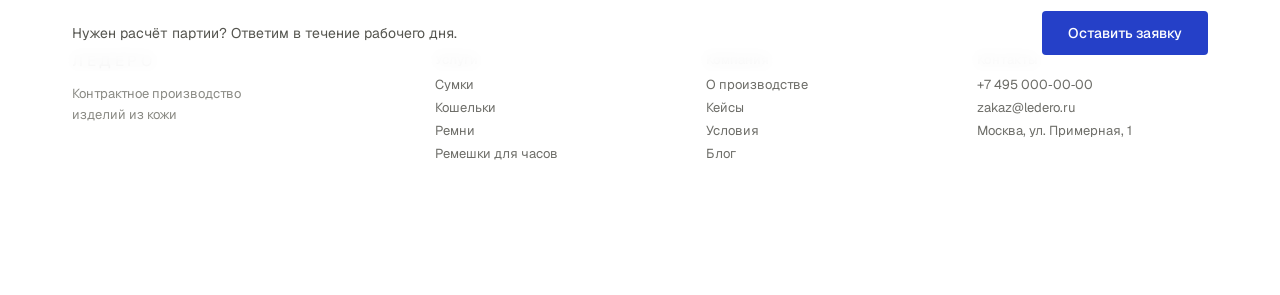
<file: terms.html>
<!DOCTYPE html>
<html lang="ru">
<head>
<meta charset="utf-8">
<meta name="viewport" content="width=device-width, initial-scale=1">
<title>Условия работы — ЛЕДЕРО</title>
<meta name="description" content="Минимальный тираж, сроки образца и партии, материалы и документы для запуска контрактного пошива изделий из кожи под вашим брендом.">
<meta name="robots" content="index, follow">
<link rel="stylesheet" href="css/styles.css">
</head>
<body>

<header class="site-header">
<a href="index.html" class="site-header__brand">ЛЕДЕРО</a>
<button type="button" class="nav-toggle" data-nav-toggle aria-label="Открыть меню" aria-expanded="false" aria-controls="site-nav"><span></span><span></span><span></span></button>
<nav class="site-header__nav" id="site-nav" data-nav aria-label="Основная навигация">
<a href="service.html">Услуги</a><a href="production.html">Производство</a><a href="cases.html">Кейсы</a><a href="terms.html" class="is-active">Условия</a><a href="blog.html">Блог</a><a href="contacts.html">Контакты</a>
</nav>
<div class="site-header__aside">
<a href="tel:+74950000000" class="site-header__phone">+7&nbsp;495&nbsp;000&#8209;00&#8209;00</a>
<button type="button" class="btn btn-sm" data-open-modal data-src="Шапка сайта">Оставить заявку</button>
</div>
</header>

<nav class="breadcrumb" aria-label="Хлебные крошки">
<ol class="breadcrumb__list">
<li><a href="index.html">Главная</a></li>
<li aria-current="page">Условия</li>
</ol>
</nav>

<main>

<section class="terms-hero" aria-labelledby="terms-h1">
<p class="eyebrow">Прежде чем запускать партию</p>
<h1 class="h1-sub" id="terms-h1">На каких условиях запускаем партию</h1>
<p class="lede">Минимальный тираж, сроки и какие документы понадобятся до старта — коротко, без звонка.</p>
<div class="terms-hero__actions">
<button type="button" class="btn btn-lg" data-open-modal data-src="Условия · хиро">Оставить заявку</button>
<a href="contacts.html" class="link-underline">Связаться с нами</a>
</div>
</section>

<section class="terms-list" aria-label="Условия работы">
<dl class="kv">
<div class="kv-row"><dt class="kv-term">Минимальный тираж</dt><dd class="kv-desc">От 50 единиц на модель — сумки, ремни, ремешки. Для малой кожгалантереи (кошельки, картхолдеры) порог выше, от 100 единиц: раскрой мелких деталей на маленькой партии менее эффективен по расходу кожи.</dd></div>
<div class="kv-row"><dt class="kv-term">Сроки</dt><dd class="kv-desc">Образец шьём 10 рабочих дней — этого достаточно, чтобы увидеть изделие в материале и внести правки. Партия занимает от 3 до 7 недель: срок зависит от тиража, сложности конструкции и загрузки цеха.</dd></div>
<div class="kv-row"><dt class="kv-term">Материалы</dt><dd class="kv-desc">Держим на складе кожу растительного и хромового дубления, замшу и краст нужных толщин. Если у вас уже есть поставщик кожи — работаем с давальческим сырьём, это не меняет условия пошива.</dd></div>
<div class="kv-row"><dt class="kv-term">Документы</dt><dd class="kv-desc">На каждую партию — договор и спецификация, по итогу — закрывающие документы. Работаем как с юридическими лицами, так и с ИП.</dd></div>
</dl>
</section>

<section class="cta-band" aria-labelledby="terms-cta-h2">
<div>
<h2 class="cta-band__title" id="terms-cta-h2">Рассчитаем стоимость вашей партии</h2>
<p class="cta-band__text">Опишите изделие и тираж — вернёмся с расчётом и сроками в течение рабочего дня.</p>
</div>
<button type="button" class="btn btn-cta" data-open-modal data-src="Условия · финальный CTA">Оставить заявку</button>
</section>

</main>

<footer>
<div class="site-footer">
<div>
<p class="site-footer__brand-name">ЛЕДЕРО</p>
<p class="site-footer__brand-desc">Контрактное производство<br>изделий из кожи</p>
</div>
<nav class="site-footer__col" aria-label="Услуги">
<p class="site-footer__col-title">Услуги</p>
<ul class="site-footer__list">
<li><a href="service.html">Сумки</a></li>
<li><a href="service.html">Кошельки</a></li>
<li><a href="service.html">Ремни</a></li>
<li><a href="service.html">Ремешки для часов</a></li>
</ul>
</nav>
<nav class="site-footer__col" aria-label="Компания">
<p class="site-footer__col-title">Компания</p>
<ul class="site-footer__list">
<li><a href="production.html">О производстве</a></li>
<li><a href="cases.html">Кейсы</a></li>
<li><a href="terms.html">Условия</a></li>
<li><a href="blog.html">Блог</a></li>
</ul>
</nav>
<div class="site-footer__col">
<p class="site-footer__col-title">Контакты</p>
<ul class="site-footer__list">
<li><a href="tel:+74950000000">+7&nbsp;495&nbsp;000&#8209;00&#8209;00</a></li>
<li><a href="mailto:zakaz@ledero.ru">zakaz@ledero.ru</a></li>
<li>Москва, ул. Примерная, 1</li>
</ul>
</div>
</div>
<div class="sticky-cta">
<p class="sticky-cta__text">Нужен расчёт партии? Ответим в течение рабочего дня.</p>
<button type="button" class="btn btn-sticky" data-open-modal data-src="Плавающая панель">Оставить заявку</button>
</div>
</footer>

<div class="modal-overlay" data-modal-overlay data-close-modal></div>
<div class="modal" data-modal role="dialog" aria-modal="true" aria-labelledby="modal-title">
<div class="modal__box">
<div class="modal__head">
<h2 class="modal__title" id="modal-title">Оставить заявку</h2>
<button type="button" class="modal__close" data-close-modal aria-label="Закрыть">×</button>
</div>
<p class="modal__desc">Подберём материалы и рассчитаем стоимость партии.</p>
<form data-modal-form>
<input type="hidden" data-modal-source name="source">
<div class="modal__grid">
<label><span class="visually-hidden">Имя</span><input type="text" placeholder="Имя" name="name" autocomplete="name"></label>
<label><span class="visually-hidden">Компания или бренд</span><input type="text" placeholder="Компания или бренд" name="company" autocomplete="organization"></label>
<label><span class="visually-hidden">Телефон или email</span><input type="text" placeholder="Телефон или email" name="contact" autocomplete="tel"></label>
<label><span class="visually-hidden">Тираж, шт.</span><input type="text" placeholder="Тираж, шт." name="qty" inputmode="numeric"></label>
</div>
<label><span class="visually-hidden">Что нужно отшить</span><textarea placeholder="Что нужно отшить" rows="3" name="message"></textarea></label>
<button type="submit" class="btn btn-block">Отправить заявку</button>
<p class="modal__disclaimer">Нажимая кнопку, вы соглашаетесь с политикой обработки персональных данных.</p>
</form>
</div>
</div>

<script type="module" src="js/main.js"></script>
</body>
</html>
</file>
<file: css/styles.css>
/* ЛЕДЕРО — единая точка входа. Каждая HTML-страница подключает только этот файл. */

@import url("fonts.css");
@import url("base.css");
@import url("home.css");
@import url("production.css");
@import url("cases.css");
@import url("terms.css");
@import url("service.css");
@import url("blog.css");
@import url("article.css");
@import url("contacts.css");
@import url("responsive.css");
</file>
